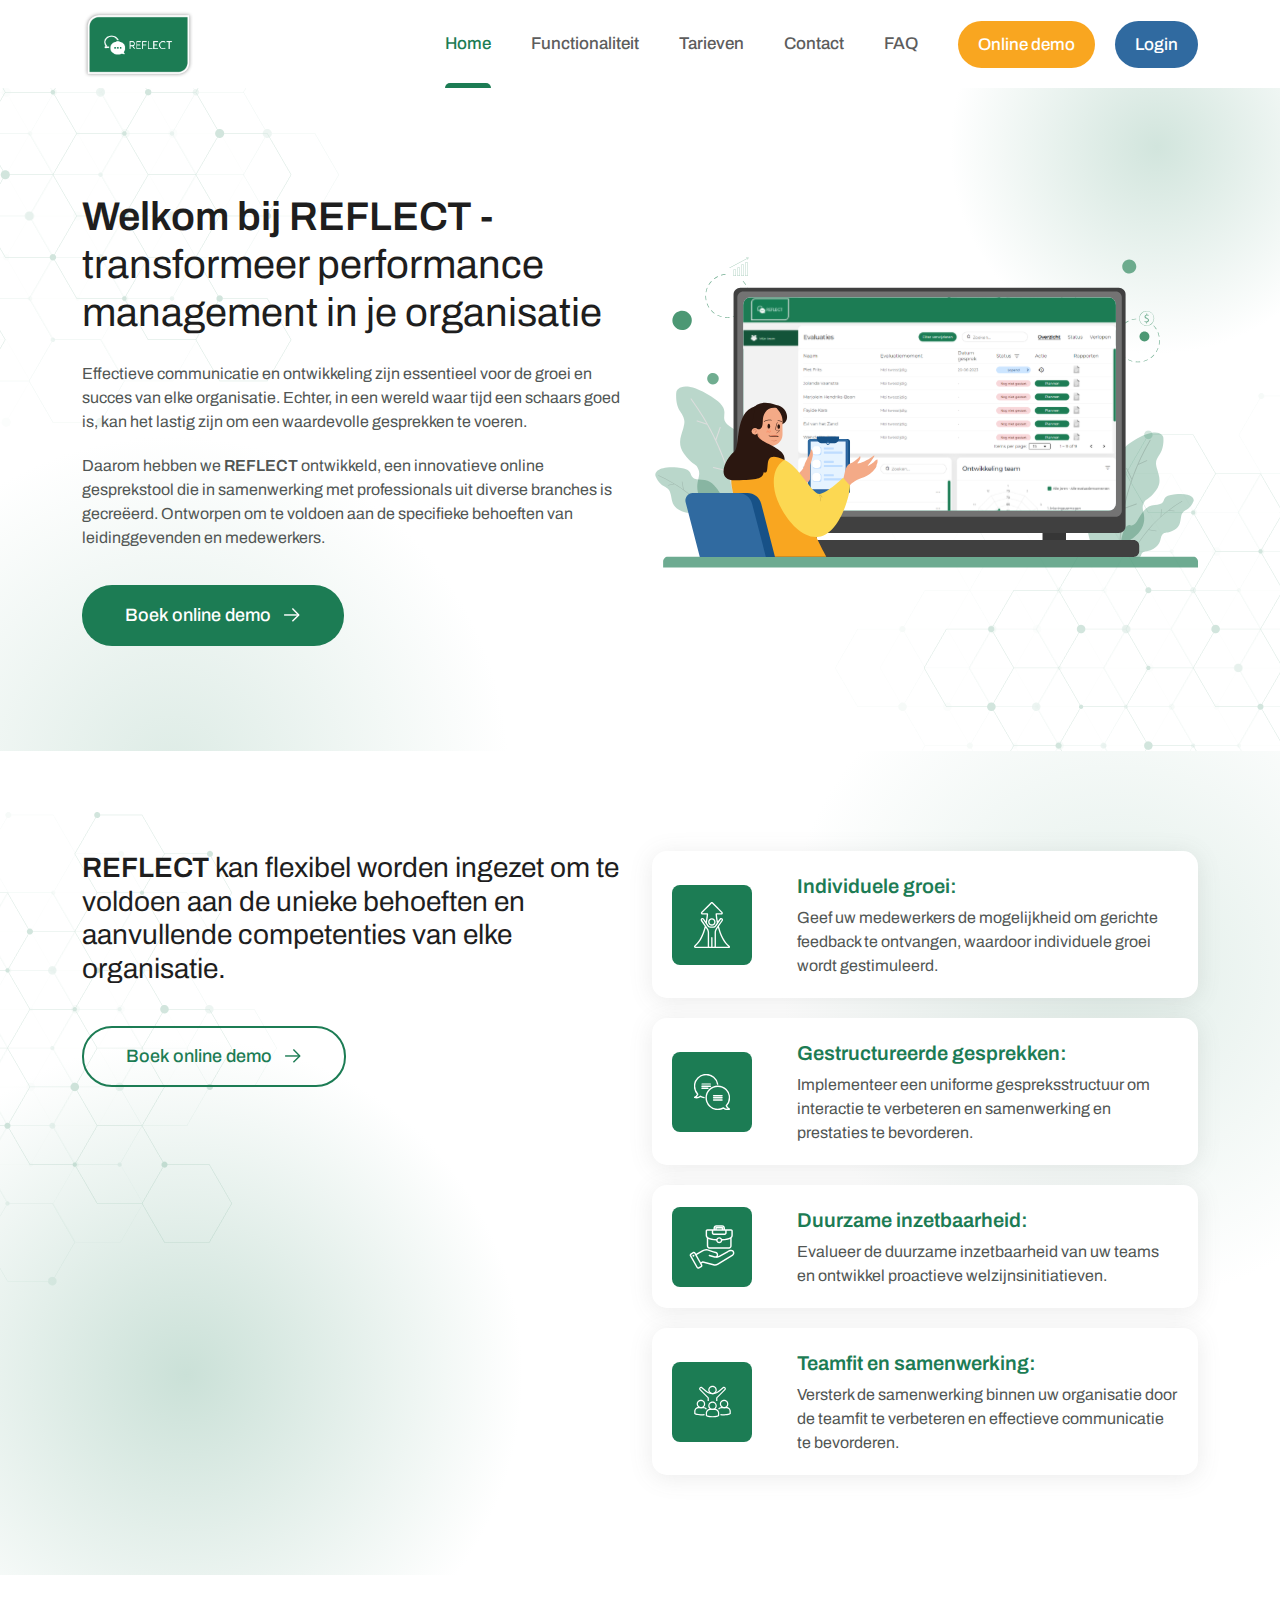
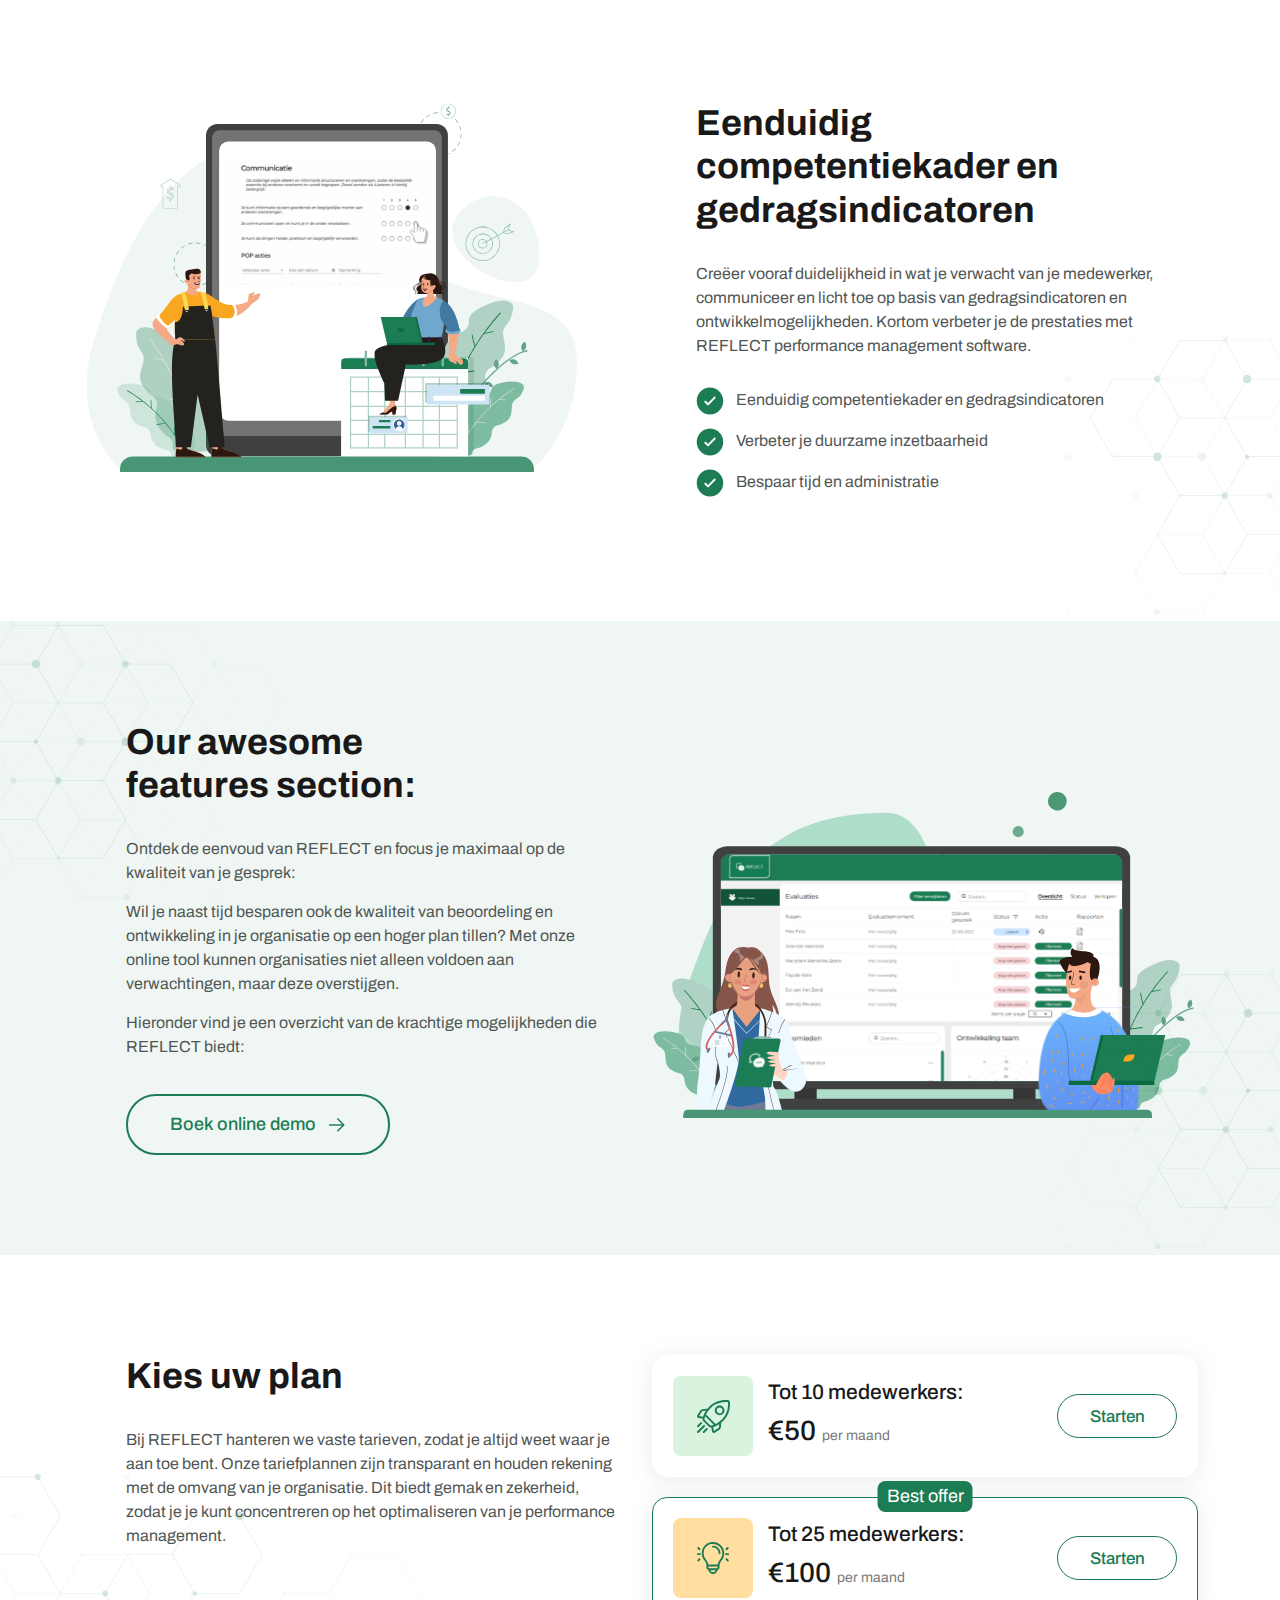
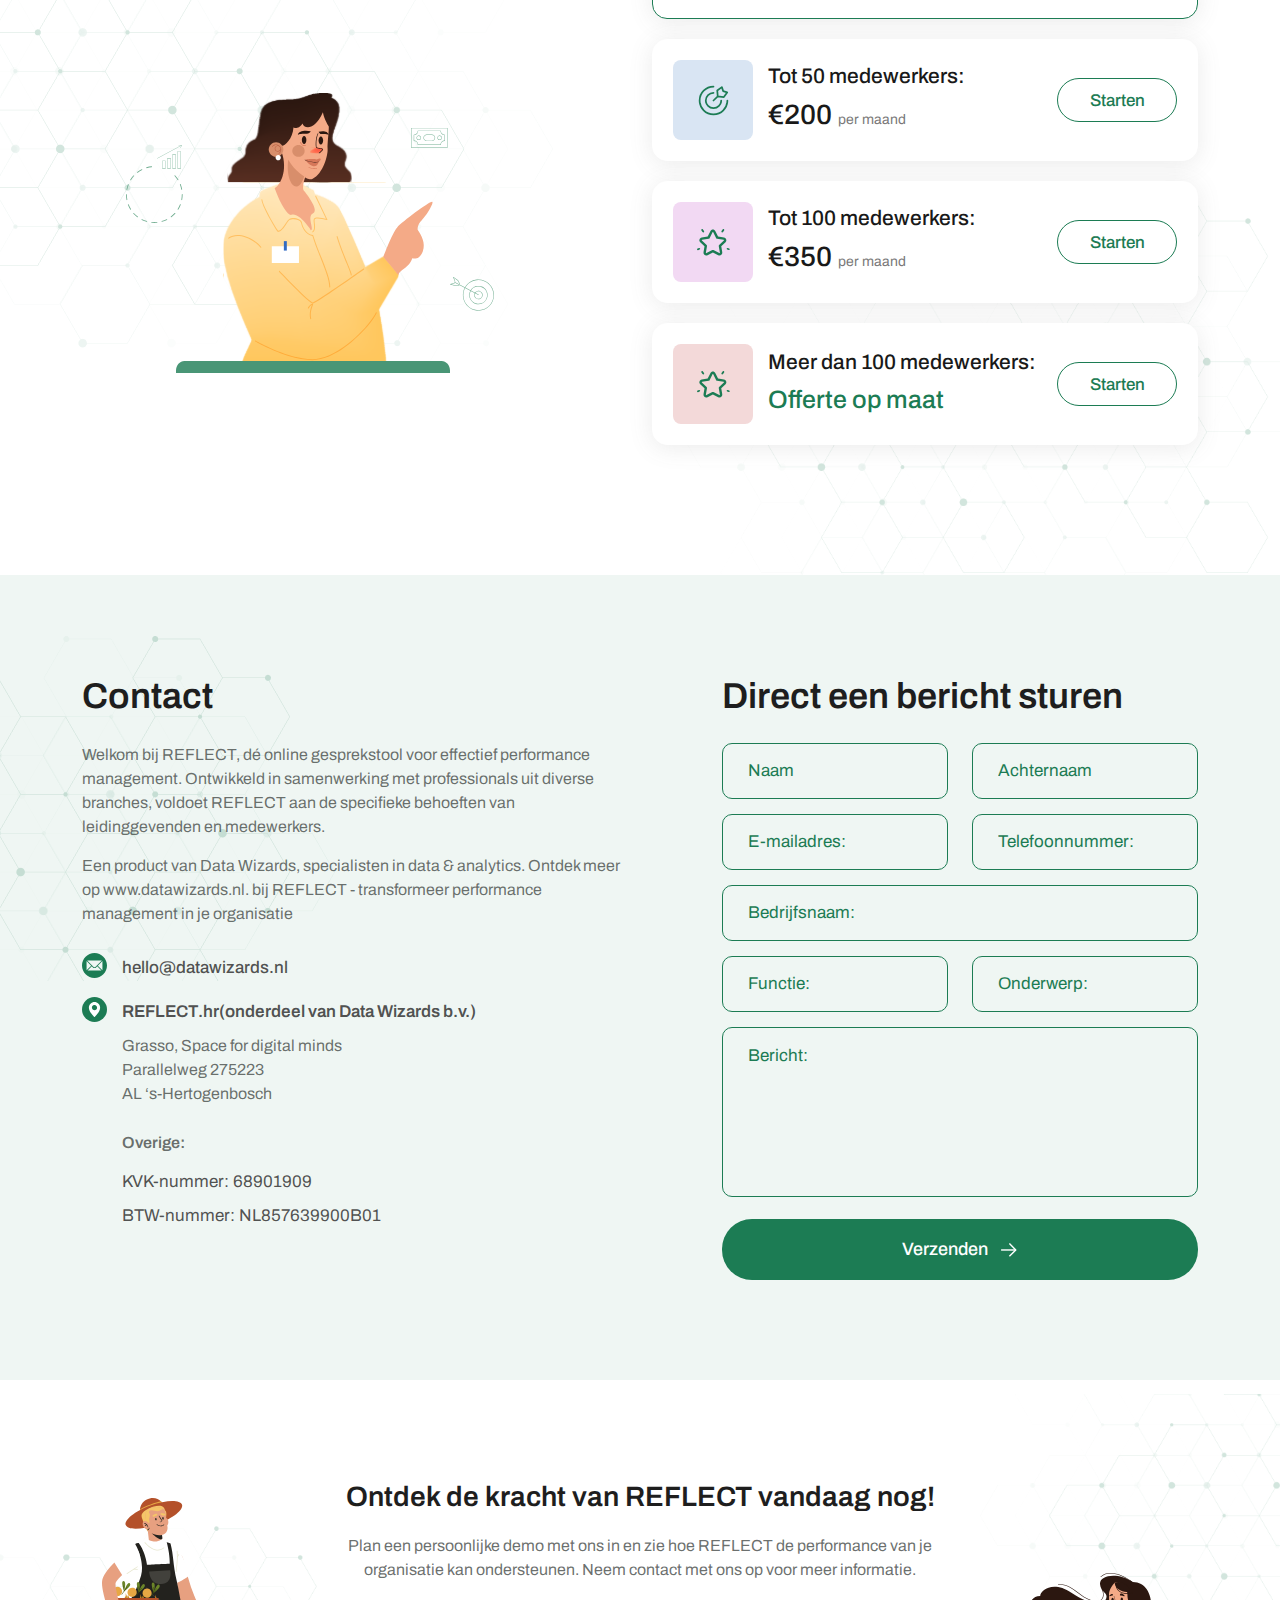
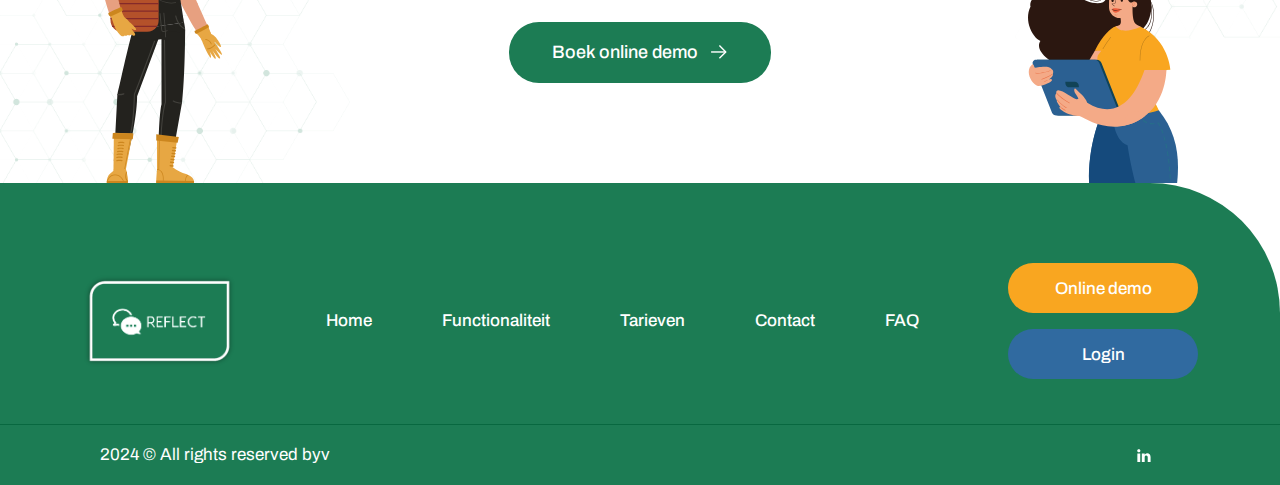
<file: index.html>
<!DOCTYPE html>
<html lang="en">

<head>
    <meta charset="UTF-8">
    <meta http-equiv="X-UA-Compatible" content="IE=edge">
    <meta name="viewport" content="width=device-width, initial-scale=1.0">
    <title>REFLECT</title>
    <link rel="icon" type="image/x-icon" href="img/favicon.png">
    <link rel="stylesheet" href="css/lib/bootstrap.min.css">
    <link rel="stylesheet" href="css/style.css">
</head>

<body>
    <div class="pagewrapper">
        <header class="header">
            <div class="container">
                <div class="row align-items-center">
                    <div class="col-lg-2 col-6">
                        <div class="header__logo">
                            <a href="#">
                                <img src="img/logo.png" alt="logotype">
                            </a>
                        </div>
                    </div>
                    <div class="col-lg-10 col-6 d-flex justify-content-end">
                        <nav class="header__nav">
                            <ul class="header__menu">
                                <li class="active">
                                    <a href="#">
                                        Home
                                    </a>
                                </li>
                                <li>
                                    <a href="#">
                                        Functionaliteit
                                    </a>
                                </li>
                                <li>
                                    <a href="#">
                                        Tarieven
                                    </a>
                                </li>
                                <li>
                                    <a href="#">
                                        Contact
                                    </a>
                                </li>
                                <li>
                                    <a href="#">
                                        FAQ
                                    </a>
                                </li>
                            </ul>
                            <div class="header__buttons">
                                <a href="#" class="yellow-btn">
                                    Online demo
                                </a>
                                <a href="#" class="blue-btn">
                                    Login
                                </a>
                            </div>
                        </nav>
                        <button class="burger">
                            <span></span><span></span><span></span>
                        </button>
                    </div>
                </div>
            </div>
        </header>

        <main class="main">

            <section class="herosection">
                <div class="container">
                    <div class="row align-items-center">
                        <div class="col-xl-6">
                            <div class="herosection__descr">
                                <h1>
                                    <b>Welkom bij REFLECT -</b>
                                    transformeer performance management in je organisatie
                                </h1>
                                <p>
                                    Effectieve communicatie en ontwikkeling zijn essentieel voor de groei en succes van
                                    elke organisatie. Echter, in een wereld waar tijd een schaars goed is, kan het
                                    lastig zijn om een waardevolle gesprekken te voeren.
                                </p>
                                <p>
                                    Daarom hebben we <b>REFLECT</b> ontwikkeld, een innovatieve online gesprekstool die
                                    in
                                    samenwerking met professionals uit diverse branches is gecreëerd. Ontworpen om te
                                    voldoen aan de specifieke behoeften van leidinggevenden en medewerkers.
                                </p>
                                <a href="#" class="greenbtn">
                                    Boek online demo
                                    <img src="img/main/button-arrow.svg" alt="arrow">
                                </a>
                            </div>
                        </div>
                        <div class="col-xl-6">
                            <div class="herosection__img">
                                <img src="img/main/heroimg.svg" alt="hero image">
                            </div>
                        </div>
                    </div>
                </div>

                <img class="herosection__bg1" src="img/main/gridbg1.png" alt="bg">
                <img class="herosection__bg2" src="img/main/gridbg2.png" alt="bg">
            </section>

            <section class="flexibel">
                <div class="container">
                    <div class="row">
                        <div class="col-xl-6">
                            <div class="flexibel__descr">
                                <h3>
                                    <b>REFLECT</b> kan flexibel worden ingezet om te voldoen aan de unieke behoeften en
                                    aanvullende competenties van elke organisatie.
                                </h3>
                                <a href="#" class="whitebtn">
                                    Boek online demo
                                    <img src="img/main/button-arrowgreen.svg" alt="arrow">
                                </a>
                            </div>
                        </div>
                        <div class="col-xl-6">
                            <div class="flexibel__list">
                                <div class="flexibel__box">
                                    <div class="imgwrap">
                                        <img src="img/main/ic1.svg" alt="icon">
                                    </div>
                                    <div class="description">
                                        <p class="title">
                                            Individuele groei:
                                        </p>
                                        <p>
                                            Geef uw medewerkers de mogelijkheid om gerichte feedback te ontvangen,
                                            waardoor individuele groei wordt gestimuleerd.
                                        </p>
                                    </div>
                                </div>
                                <div class="flexibel__box">
                                    <div class="imgwrap">
                                        <img src="img/main/ic2.svg" alt="icon">
                                    </div>
                                    <div class="description">
                                        <p class="title">
                                            Gestructureerde gesprekken:
                                        </p>
                                        <p>
                                            Implementeer een uniforme gespreksstructuur om interactie te verbeteren en
                                            samenwerking en prestaties te bevorderen.
                                        </p>
                                    </div>
                                </div>
                                <div class="flexibel__box">
                                    <div class="imgwrap">
                                        <img src="img/main/ic3.svg" alt="icon">
                                    </div>
                                    <div class="description">
                                        <p class="title">
                                            Duurzame inzetbaarheid:
                                        </p>
                                        <p>
                                            Evalueer de duurzame inzetbaarheid van uw teams en ontwikkel proactieve
                                            welzijnsinitiatieven.
                                        </p>
                                    </div>
                                </div>
                                <div class="flexibel__box">
                                    <div class="imgwrap">
                                        <img src="img/main/ic4.svg" alt="icon">
                                    </div>
                                    <div class="description">
                                        <p class="title">
                                            Teamfit en samenwerking:
                                        </p>
                                        <p>
                                            Versterk de samenwerking binnen uw organisatie door de teamfit te verbeteren
                                            en effectieve communicatie te bevorderen.
                                        </p>
                                    </div>
                                </div>
                            </div>
                        </div>
                    </div>
                </div>

                <img class="flexibel__bg" src="img/main/gridbg-3.png" alt="bg">
            </section>

            <section class="competentiekader">
                <div class="container">
                    <div class="row align-items-center">
                        <div class="col-lg-6">
                            <div class="imgwrap">
                                <img src="img/main/illustration1.svg" alt="img">
                            </div>
                        </div>
                        <div class="col-lg-6">
                            <div class="sdescrwrapper">
                                <h2>
                                    <b>
                                        Eenduidig<br> competentiekader en<br> gedragsindicatoren
                                    </b>
                                </h2>
                                <p>
                                    Creëer vooraf duidelijkheid in wat je verwacht van je medewerker, communiceer en
                                    licht
                                    toe op basis van gedragsindicatoren en ontwikkelmogelijkheden. Kortom verbeter je de
                                    prestaties met REFLECT performance management software.
                                </p>
                                <ul>
                                    <li>
                                        Eenduidig competentiekader en gedragsindicatoren
                                    </li>
                                    <li>
                                        Verbeter je duurzame inzetbaarheid
                                    </li>
                                    <li>
                                        Bespaar tijd en administratie
                                    </li>
                                </ul>
                            </div>
                        </div>
                    </div>
                </div>

                <img class="competentiekader__bg" src="img/main/gridbg4.png" alt="bg">
            </section>

            <section class="featuressects">
                <div class="container">
                    <div class="row align-items-center">
                        <div class="col-lg-6">
                            <div class="sdescrwrapper">
                                <h2>
                                    <b>
                                        Our awesome<br> features section:
                                    </b>
                                </h2>
                                <p>
                                    Ontdek de eenvoud van REFLECT en focus je maximaal op de kwaliteit van je gesprek:
                                </p>
                                <p>
                                    Wil je naast tijd besparen ook de kwaliteit van beoordeling en ontwikkeling in je
                                    organisatie op een hoger plan tillen? Met onze online tool kunnen organisaties niet
                                    alleen voldoen aan verwachtingen, maar deze overstijgen.
                                </p>
                                <p>
                                    Hieronder vind je een overzicht van de krachtige mogelijkheden die REFLECT biedt:
                                </p>
                                <a href="#" class="whitebtn">
                                    Boek online demo
                                    <img src="img/main/button-arrowgreen.svg" alt="arrow">
                                </a>
                            </div>
                        </div>
                        <div class="col-lg-6">
                            <div class="imgwrap">
                                <img src="img/main/illustration3.svg" alt="img">
                            </div>
                        </div>
                    </div>
                </div>

                <img class="featuressects__bg1" src="img/main/gridbg5.png" alt="bg">
                <img class="featuressects__bg2" src="img/main/gridbg6.png" alt="bg">
            </section>

            <section class="kies">
                <div class="container">
                    <div class="row">
                        <div class="col-lg-6">
                            <div class="sdescrwrapper">
                                <h2>
                                    <b>
                                        Kies uw plan
                                    </b>
                                </h2>
                                <p>
                                    Bij REFLECT hanteren we vaste tarieven, zodat je altijd weet waar je aan toe bent.
                                    Onze tariefplannen zijn transparant en houden rekening met de omvang van je
                                    organisatie. Dit biedt gemak en zekerheid, zodat je je kunt concentreren op het
                                    optimaliseren van je performance management.
                                </p>
                                <img src="img/main/illustration2.svg" alt="img">
                            </div>
                        </div>
                        <div class="col-lg-6">
                            <div class="kies__list">
                                <div class="kiesbox">
                                    <div class="kiesbox__img" style="background: #D9F3DE;">
                                        <img src="img/main/kies-ic1.svg" alt="icon">
                                    </div>
                                    <div class="kiesbox__descr">
                                        <div class="text">
                                            <p class="title">Tot 10 medewerkers:</p>
                                            <p class="price">
                                                €50 <span>per maand</span>
                                            </p>
                                        </div>
                                        <div class="linkbox">
                                            <a href="#">Starten</a>
                                        </div>
                                    </div>
                                </div>
                                <div class="kiesbox active">
                                    <span class="kiesbox__label">Best offer</span>
                                    <div class="kiesbox__img" style="background: #FFDE9F;">
                                        <img src="img/main/kies-ic2.svg" alt="icon">
                                    </div>
                                    <div class="kiesbox__descr">
                                        <div class="text">
                                            <p class="title">Tot 25 medewerkers:</p>
                                            <p class="price">
                                                €100 <span>per maand</span>
                                            </p>
                                        </div>
                                        <div class="linkbox">
                                            <a href="#">Starten</a>
                                        </div>
                                    </div>
                                </div>
                                <div class="kiesbox">
                                    <div class="kiesbox__img" style="background: #D9E5F3;">
                                        <img src="img/main/kies-ic3.svg" alt="icon">
                                    </div>
                                    <div class="kiesbox__descr">
                                        <div class="text">
                                            <p class="title">Tot 50 medewerkers:</p>
                                            <p class="price">
                                                €200 <span>per maand</span>
                                            </p>
                                        </div>
                                        <div class="linkbox">
                                            <a href="#">Starten</a>
                                        </div>
                                    </div>
                                </div>
                                <div class="kiesbox">
                                    <div class="kiesbox__img" style="background: #F2D9F3;">
                                        <img src="img/main/kies-ic4.svg" alt="icon">
                                    </div>
                                    <div class="kiesbox__descr">
                                        <div class="text">
                                            <p class="title">Tot 100 medewerkers:</p>
                                            <p class="price">
                                                €350 <span>per maand</span>
                                            </p>
                                        </div>
                                        <div class="linkbox">
                                            <a href="#">Starten</a>
                                        </div>
                                    </div>
                                </div>
                                <div class="kiesbox">
                                    <div class="kiesbox__img" style="background: #F3D9D9;">
                                        <img src="img/main/kies-ic4.svg" alt="icon">
                                    </div>
                                    <div class="kiesbox__descr">
                                        <div class="text">
                                            <p class="title">Meer dan 100 medewerkers:</p>
                                            <p class="grtext">
                                                Offerte op maat
                                            </p>
                                        </div>
                                        <div class="linkbox">
                                            <a href="#">Starten</a>
                                        </div>
                                    </div>
                                </div>
                            </div>

                            <img class="kiesmobimg" src="img/main/illustration2.svg" alt="img">
                        </div>
                    </div>
                </div>

                <img class="kies__bg1" src="img/main/gridbg7.png" alt="bg">
                <img class="kies__bg2" src="img/main/gridbg8.png" alt="bg">
            </section>

            <section class="contactsection">
                <div class="container">
                    <div class="row">
                        <div class="col-lg-6">
                            <div class="continfo">
                                <p class="title">Contact</p>
                                <div class="descrwpar">
                                    <p>
                                        Welkom bij REFLECT, dé online gesprekstool voor effectief performance
                                        management.
                                        Ontwikkeld in samenwerking met professionals uit diverse branches, voldoet
                                        REFLECT
                                        aan de specifieke behoeften van leidinggevenden en medewerkers.
                                    </p>
                                    <p>
                                        Een product van Data Wizards, specialisten in data & analytics. Ontdek meer op
                                        www.datawizards.nl. bij REFLECT - transformeer performance management in je
                                        organisatie
                                    </p>
                                </div>
                                <a href="mailto:hello@datawizards.nl" class="email">
                                    <img src="img/main/email-ic.svg" alt="icon">
                                    hello@datawizards.nl
                                </a>
                                <p class="location-title">
                                    <img src="img/main/loc-ic.svg" alt="loc">
                                    REFLECT.hr(onderdeel van Data Wizards b.v.)

                                </p>
                                <p class="location">
                                    Grasso, Space for digital minds<br>
                                    Parallelweg 275223<br>
                                    AL ‘s-Hertogenbosch
                                </p>
                                <p class="subtitle">Overige:</p>
                                <ul>
                                    <li>KVK-nummer: 68901909</li>
                                    <li>BTW-nummer: NL857639900B01</li>
                                </ul>
                            </div>
                        </div>
                        <div class="col-lg-6">
                            <div class="contform">
                                <p class="title">Direct een bericht sturen</p>
                                <form action="#">
                                    <div class="row">
                                        <div class="col-md-6">
                                            <div class="inputfield">
                                                <input type="text" placeholder="Naam">
                                            </div>
                                        </div>
                                        <div class="col-md-6">
                                            <div class="inputfield">
                                                <input type="text" placeholder="Achternaam">
                                            </div>
                                        </div>
                                        <div class="col-md-6">
                                            <div class="inputfield">
                                                <input type="text" placeholder="E-mailadres:">
                                            </div>
                                        </div>
                                        <div class="col-md-6">
                                            <div class="inputfield">
                                                <input type="text" placeholder="Telefoonnummer:">
                                            </div>
                                        </div>
                                        <div class="col-md-12">
                                            <div class="inputfield">
                                                <input type="text" placeholder="Bedrijfsnaam:">
                                            </div>
                                        </div>
                                        <div class="col-md-6">
                                            <div class="inputfield">
                                                <input type="text" placeholder="Functie:">
                                            </div>
                                        </div>
                                        <div class="col-md-6">
                                            <div class="inputfield">
                                                <input type="text" placeholder="Onderwerp:">
                                            </div>
                                        </div>
                                        <div class="col-md-12">
                                            <div class="inputfield">
                                                <textarea placeholder="Bericht:"></textarea>
                                            </div>
                                        </div>
                                        <div class="col-12">
                                            <button type="submit" class="greenbtn">
                                                Verzenden
                                                <img src="img/main/button-arrow.svg" alt="arrow">
                                            </button>
                                        </div>
                                    </div>
                                </form>
                            </div>
                        </div>
                    </div>
                </div>

                <img class="contactsection__bg" src="img/main/gridbg9.png" alt="img">
            </section>

            <section class="ontdek">
                <div class="container">
                    <p class="title">Ontdek de kracht van REFLECT vandaag nog!</p>
                    <p>
                        Plan een persoonlijke demo met ons in en zie hoe REFLECT de performance van je organisatie kan
                        ondersteunen. Neem contact met ons op voor meer informatie.
                    </p>
                    <a href="#" class="greenbtn">
                        Boek online demo
                        <img src="img/main/button-arrow.svg" alt="arrow">
                    </a>
                </div>

                <img class="ontdek__bg1" src="img/main/gridbg10.png" alt="img">
                <img class="ontdek__bg2" src="img/main/gridbg11.png" alt="img">
                <img class="ontdek__ill1" src="img/main/illustration4.svg" alt="img">
                <img class="ontdek__ill2" src="img/main/illustration5.svg" alt="img">
            </section>

        </main>

        <footer class="footer">

            <div class="container">
                <div class="footer__main">
                    <div class="footer__logo">
                        <a href="#">
                            <img src="img/logo.png" alt="logotype">
                        </a>
                    </div>
                    <div class="footer__menu">
                        <ul>
                            <li>
                                <a href="#">
                                    Home
                                </a>
                            </li>
                            <li>
                                <a href="#">
                                    Functionaliteit
                                </a>
                            </li>
                            <li>
                                <a href="#">
                                    Tarieven
                                </a>
                            </li>
                            <li>
                                <a href="#">
                                    Contact
                                </a>
                            </li>
                            <li>
                                <a href="#">
                                    FAQ
                                </a>
                            </li>
                        </ul>
                    </div>

                    <div class="footer__buttons">
                        <a href="#" class="yellow-btn">
                            Online demo
                        </a>
                        <a href="#" class="blue-btn">
                            Login
                        </a>
                    </div>

                </div>

            </div>

            <div class="footer__bottom">
                <div class="container">
                    <div class="footer__bottom-wrapper">
                        <div class="footer__copy">
                            <p>
                                2024 © All rights reserved byv
                            </p>
                        </div>
                        <div class="footer__socials">
                            <ul>
                                <li>
                                    <a href="#">
                                        <img src="img/linkedin.svg" alt="icon">
                                    </a>
                                </li>
                            </ul>

                        </div>

                    </div>

                </div>

            </div>

        </footer>

    </div>


    <script src="js/lib/jquery.js"></script>
    <script src="js/main.js"></script>

</body>

</html>
</file>
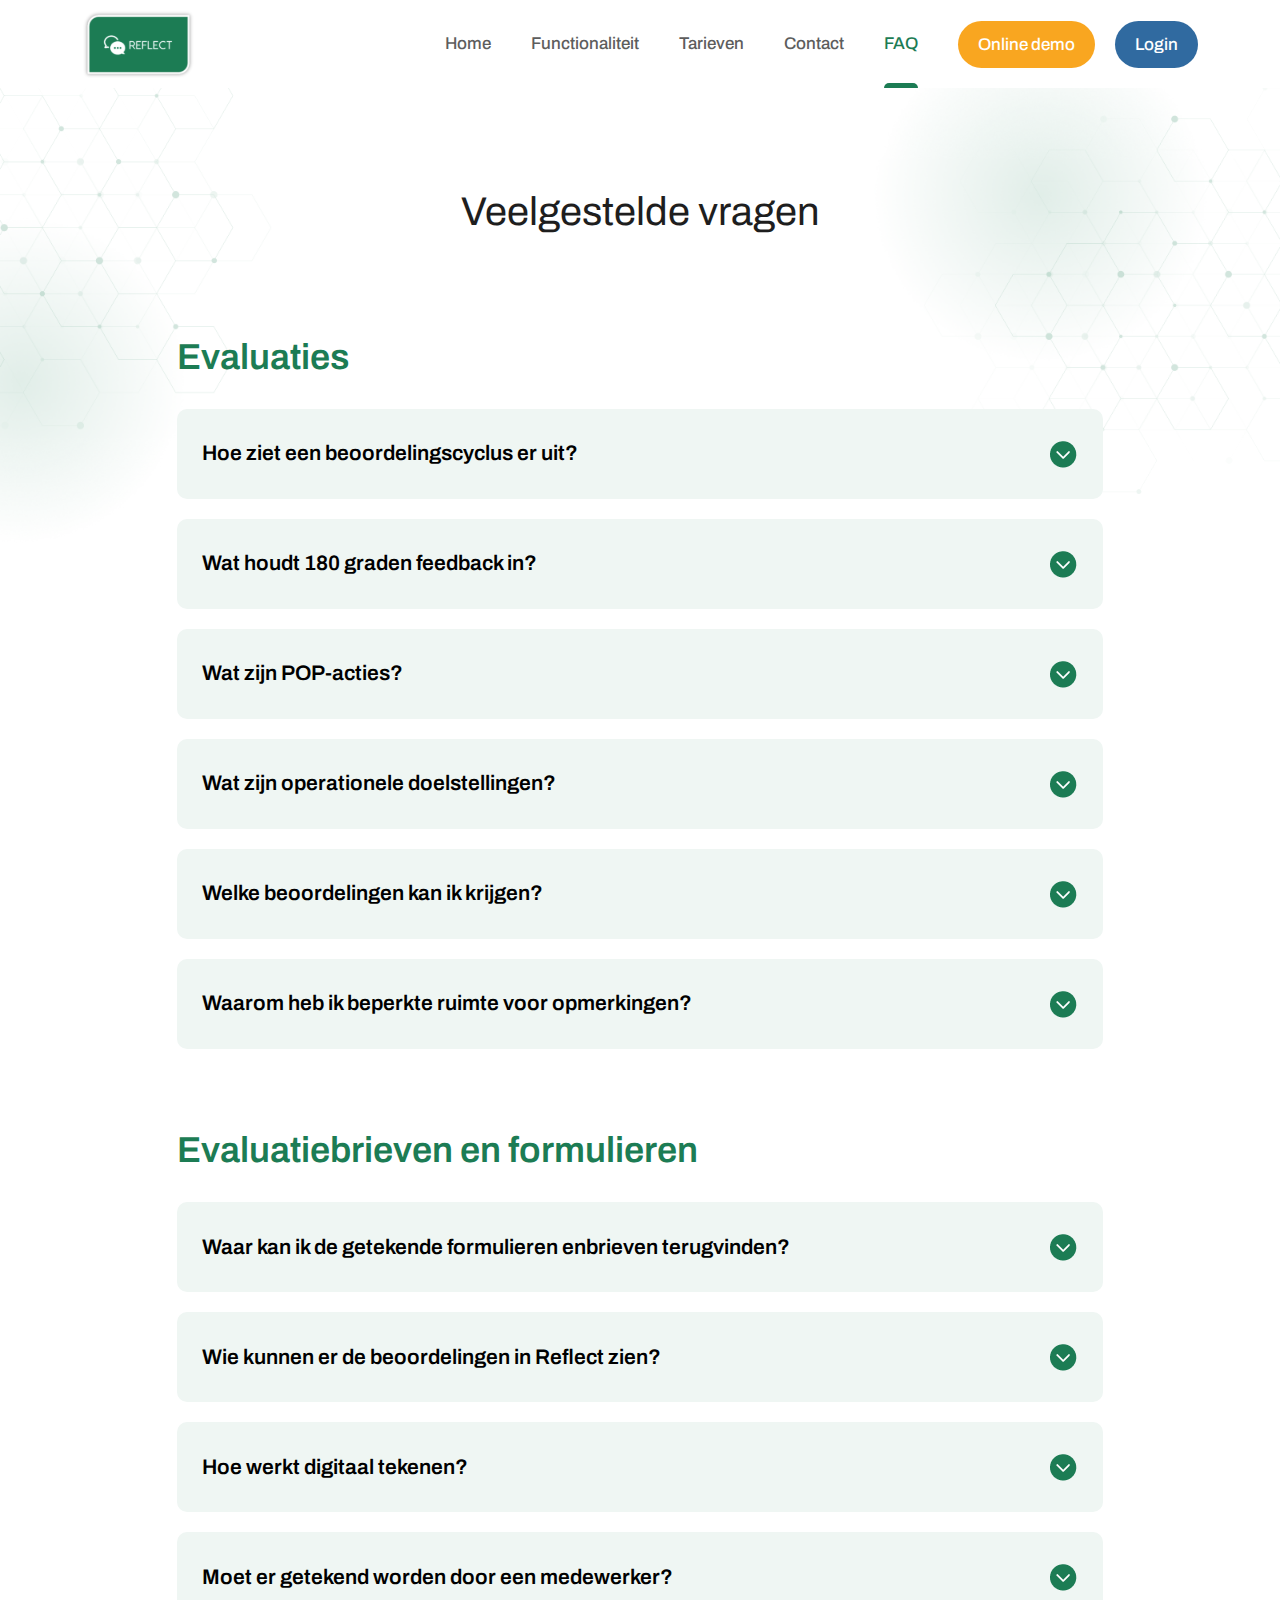
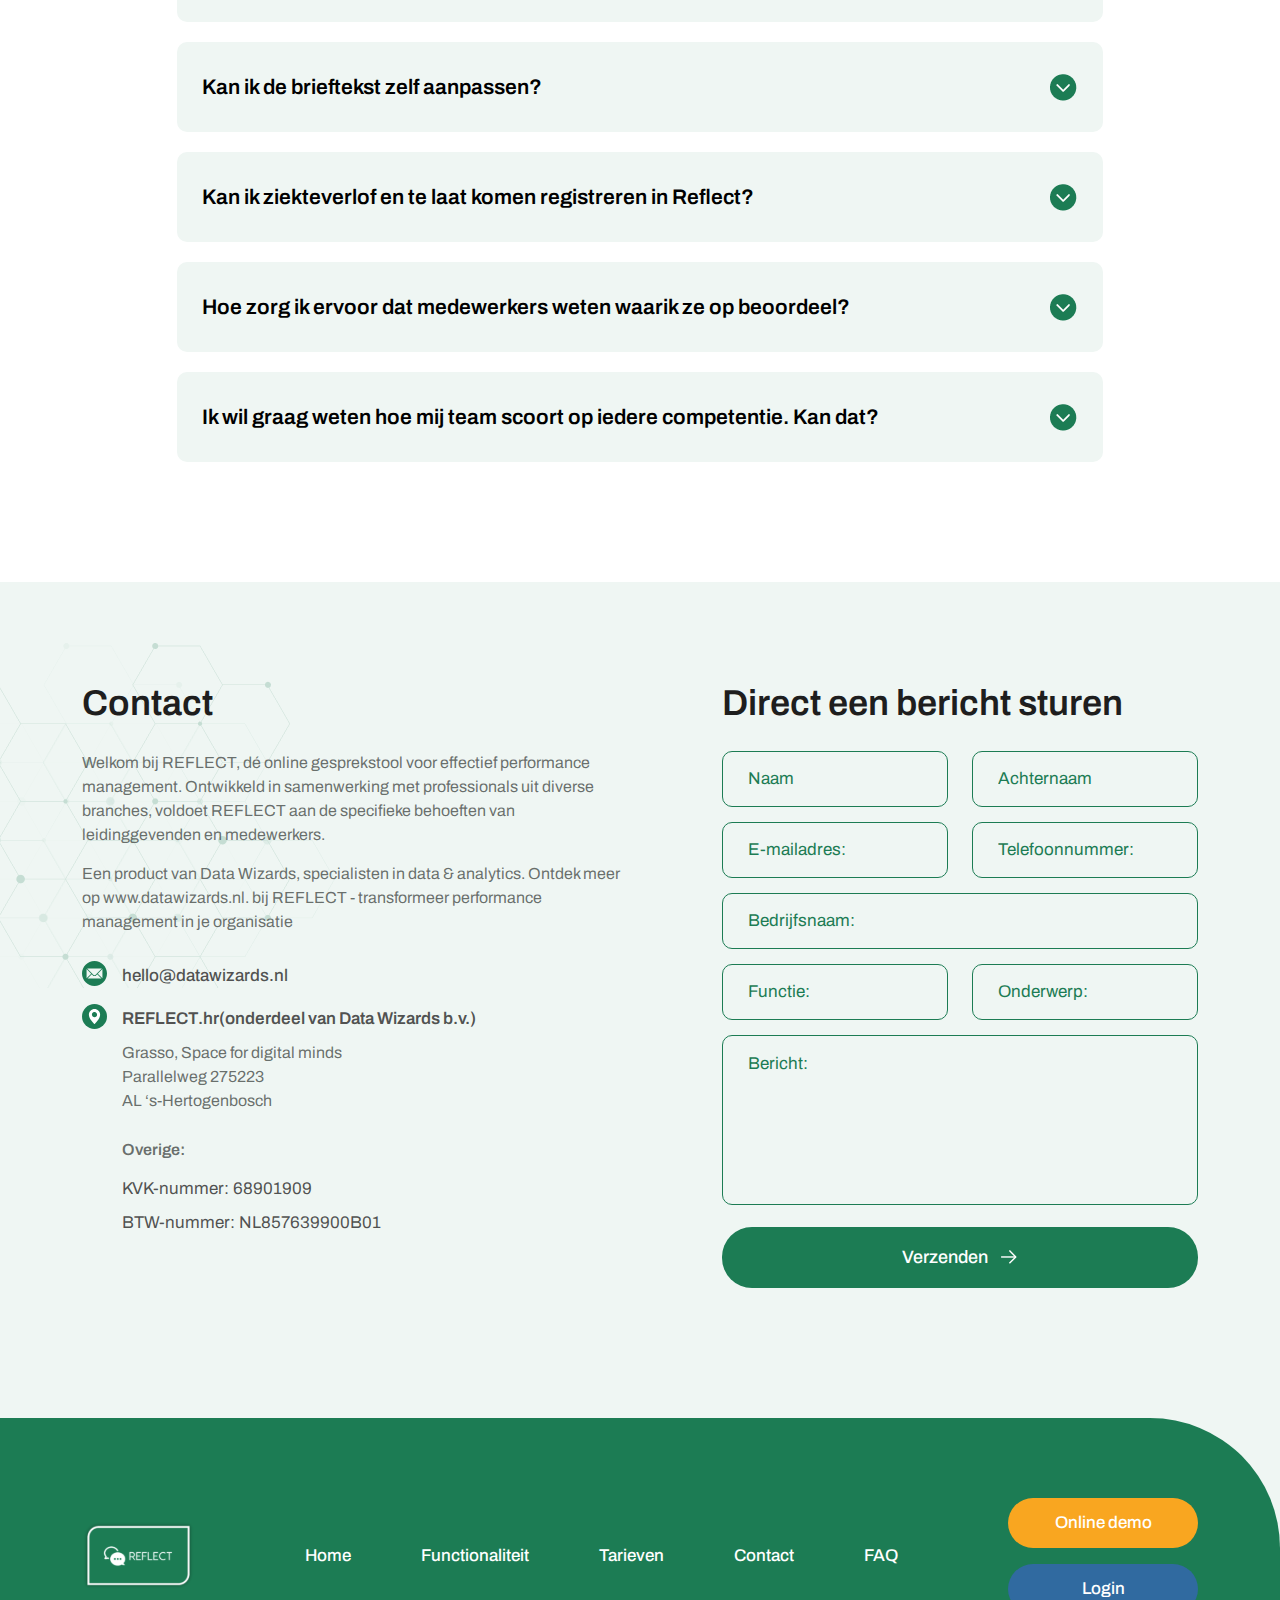
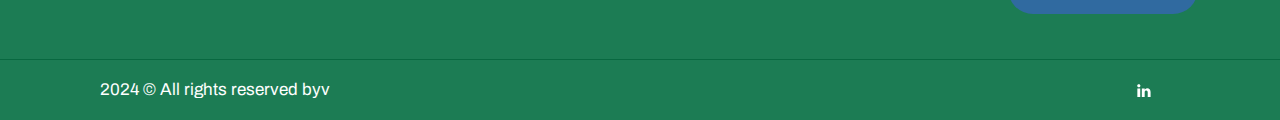
<file: support.html>
<!DOCTYPE html>
<html lang="en">

<head>
    <meta charset="UTF-8">
    <meta http-equiv="X-UA-Compatible" content="IE=edge">
    <meta name="viewport" content="width=device-width, initial-scale=1.0">
    <title>REFLECT</title>
    <link rel="icon" type="image/x-icon" href="img/favicon.png">
    <link rel="stylesheet" href="css/lib/bootstrap.min.css">
    <link rel="stylesheet" href="css/style.css">
</head>

<body>
    <div class="pagewrapper">
        <header class="header">
            <div class="container">
                <div class="row align-items-center">
                    <div class="col-lg-2 col-6">
                        <div class="header__logo">
                            <a href="#">
                                <img src="img/logotype.svg" alt="">
                            </a>
                        </div>
                    </div>
                    <div class="col-lg-10 col-6 d-flex justify-content-end">
                        <nav class="header__nav">
                            <ul class="header__menu">
                                <li>
                                    <a href="#">
                                        Home
                                    </a>
                                </li>
                                <li>
                                    <a href="#">
                                        Functionaliteit
                                    </a>
                                </li>
                                <li>
                                    <a href="#">
                                        Tarieven
                                    </a>
                                </li>
                                <li>
                                    <a href="#">
                                        Contact
                                    </a>
                                </li>
                                <li class="active">
                                    <a href="#">
                                        FAQ
                                    </a>
                                </li>
                            </ul>
                            <div class="header__buttons">
                                <a href="#" class="yellow-btn">
                                    Online demo
                                </a>
                                <a href="#" class="blue-btn">
                                    Login
                                </a>
                            </div>
                        </nav>
                        <button class="burger">
                            <span></span><span></span><span></span>
                        </button>
                    </div>
                </div>
            </div>
        </header>

        <main class="main">
            <section class="supportwrapper">
                <img class="suppbg" src="img/support/suppbg.png" alt="img">
                <div class="container">
                    <div class="row justify-content-center">
                        <div class="col-lg-10">
                            <h1>Veelgestelde vragen</h1>
                            <div class="faqwrap">
                                <p class="title">Evaluaties</p>
                                <div class="faqsect">
                                    <div class="faqrow">
                                        <div class="faqheader">
                                            <p>
                                                Hoe ziet een beoordelingscyclus er uit?
                                            </p>
                                        </div>
                                        <div class="faqbody">
                                            <p>Lorem ipsum dolor sit amet.</p>
                                            <ul>
                                                <li>
                                                    Door het jaar heen vinden 3 gesprekken plaats, namelijk het
                                                    planningsgesprek (januari-februari), het functioneringsgesprek
                                                    (juni-juli) en het beoordelingsgesprek(december-januari).
                                                </li>
                                                <li>
                                                    De medewerker en de leidinggevende bereiden in Reflect het gesprek
                                                    voor. Tijdens het gesprek worden de definitieve doelen vastgesteld,
                                                    dan wel de definitieve beoordeling gedaan.
                                                </li>
                                                <li>
                                                    Afhankelijk van de werkwijze zijn er tussentijdse evaluaties
                                                    mogelijk, waarin de voortgang wordt besproken.
                                                </li>
                                            </ul>
                                        </div>
                                    </div>
                                    <div class="faqrow">
                                        <div class="faqheader">
                                            <p>
                                                Wat houdt 180 graden feedback in?
                                            </p>
                                        </div>
                                        <div class="faqbody">
                                            <p>Lorem ipsum dolor sit amet.</p>
                                            <ul>
                                                <li>
                                                    Door het jaar heen vinden 3 gesprekken plaats, namelijk het
                                                    planningsgesprek (januari-februari), het functioneringsgesprek
                                                    (juni-juli) en het beoordelingsgesprek(december-januari).
                                                </li>
                                                <li>
                                                    De medewerker en de leidinggevende bereiden in Reflect het gesprek
                                                    voor. Tijdens het gesprek worden de definitieve doelen vastgesteld,
                                                    dan wel de definitieve beoordeling gedaan.
                                                </li>
                                                <li>
                                                    Afhankelijk van de werkwijze zijn er tussentijdse evaluaties
                                                    mogelijk, waarin de voortgang wordt besproken.
                                                </li>
                                            </ul>
                                        </div>
                                    </div>
                                    <div class="faqrow">
                                        <div class="faqheader">
                                            <p>
                                                Wat zijn POP-acties?
                                            </p>
                                        </div>
                                        <div class="faqbody">
                                            <p>Lorem ipsum dolor sit amet.</p>
                                            <ul>
                                                <li>
                                                    Door het jaar heen vinden 3 gesprekken plaats, namelijk het
                                                    planningsgesprek (januari-februari), het functioneringsgesprek
                                                    (juni-juli) en het beoordelingsgesprek(december-januari).
                                                </li>
                                                <li>
                                                    De medewerker en de leidinggevende bereiden in Reflect het gesprek
                                                    voor. Tijdens het gesprek worden de definitieve doelen vastgesteld,
                                                    dan wel de definitieve beoordeling gedaan.
                                                </li>
                                                <li>
                                                    Afhankelijk van de werkwijze zijn er tussentijdse evaluaties
                                                    mogelijk, waarin de voortgang wordt besproken.
                                                </li>
                                            </ul>
                                        </div>
                                    </div>
                                    <div class="faqrow">
                                        <div class="faqheader">
                                            <p>
                                                Wat zijn operationele doelstellingen?
                                            </p>
                                        </div>
                                        <div class="faqbody">
                                            <p>Lorem ipsum dolor sit amet.</p>
                                            <ul>
                                                <li>
                                                    Door het jaar heen vinden 3 gesprekken plaats, namelijk het
                                                    planningsgesprek (januari-februari), het functioneringsgesprek
                                                    (juni-juli) en het beoordelingsgesprek(december-januari).
                                                </li>
                                                <li>
                                                    De medewerker en de leidinggevende bereiden in Reflect het gesprek
                                                    voor. Tijdens het gesprek worden de definitieve doelen vastgesteld,
                                                    dan wel de definitieve beoordeling gedaan.
                                                </li>
                                                <li>
                                                    Afhankelijk van de werkwijze zijn er tussentijdse evaluaties
                                                    mogelijk, waarin de voortgang wordt besproken.
                                                </li>
                                            </ul>
                                        </div>
                                    </div>
                                    <div class="faqrow">
                                        <div class="faqheader">
                                            <p>
                                                Welke beoordelingen kan ik krijgen?
                                            </p>
                                        </div>
                                        <div class="faqbody">
                                            <p>Lorem ipsum dolor sit amet.</p>
                                            <ul>
                                                <li>
                                                    Door het jaar heen vinden 3 gesprekken plaats, namelijk het
                                                    planningsgesprek (januari-februari), het functioneringsgesprek
                                                    (juni-juli) en het beoordelingsgesprek(december-januari).
                                                </li>
                                                <li>
                                                    De medewerker en de leidinggevende bereiden in Reflect het gesprek
                                                    voor. Tijdens het gesprek worden de definitieve doelen vastgesteld,
                                                    dan wel de definitieve beoordeling gedaan.
                                                </li>
                                                <li>
                                                    Afhankelijk van de werkwijze zijn er tussentijdse evaluaties
                                                    mogelijk, waarin de voortgang wordt besproken.
                                                </li>
                                            </ul>
                                        </div>
                                    </div>
                                    <div class="faqrow">
                                        <div class="faqheader">
                                            <p>
                                                Waarom heb ik beperkte ruimte voor opmerkingen?
                                            </p>
                                        </div>
                                        <div class="faqbody">
                                            <p>Lorem ipsum dolor sit amet.</p>
                                            <ul>
                                                <li>
                                                    Door het jaar heen vinden 3 gesprekken plaats, namelijk het
                                                    planningsgesprek (januari-februari), het functioneringsgesprek
                                                    (juni-juli) en het beoordelingsgesprek(december-januari).
                                                </li>
                                                <li>
                                                    De medewerker en de leidinggevende bereiden in Reflect het gesprek
                                                    voor. Tijdens het gesprek worden de definitieve doelen vastgesteld,
                                                    dan wel de definitieve beoordeling gedaan.
                                                </li>
                                                <li>
                                                    Afhankelijk van de werkwijze zijn er tussentijdse evaluaties
                                                    mogelijk, waarin de voortgang wordt besproken.
                                                </li>
                                            </ul>
                                        </div>
                                    </div>
                                </div>
                            </div>

                            <div class="faqwrap">
                                <p class="title">Evaluatiebrieven en formulieren</p>
                                <div class="faqsect">
                                    <div class="faqrow">
                                        <div class="faqheader">
                                            <p>
                                                Waar kan ik de getekende formulieren enbrieven terugvinden?
                                            </p>
                                        </div>
                                        <div class="faqbody">
                                            <p>Lorem ipsum dolor sit amet.</p>
                                            <ul>
                                                <li>
                                                    Door het jaar heen vinden 3 gesprekken plaats, namelijk het
                                                    planningsgesprek (januari-februari), het functioneringsgesprek
                                                    (juni-juli) en het beoordelingsgesprek(december-januari).
                                                </li>
                                                <li>
                                                    De medewerker en de leidinggevende bereiden in Reflect het gesprek
                                                    voor. Tijdens het gesprek worden de definitieve doelen vastgesteld,
                                                    dan wel de definitieve beoordeling gedaan.
                                                </li>
                                                <li>
                                                    Afhankelijk van de werkwijze zijn er tussentijdse evaluaties
                                                    mogelijk, waarin de voortgang wordt besproken.
                                                </li>
                                            </ul>
                                        </div>
                                    </div>
                                    <div class="faqrow">
                                        <div class="faqheader">
                                            <p>
                                                Wie kunnen er de beoordelingen in Reflect zien?
                                            </p>
                                        </div>
                                        <div class="faqbody">
                                            <p>Lorem ipsum dolor sit amet.</p>
                                            <ul>
                                                <li>
                                                    Door het jaar heen vinden 3 gesprekken plaats, namelijk het
                                                    planningsgesprek (januari-februari), het functioneringsgesprek
                                                    (juni-juli) en het beoordelingsgesprek(december-januari).
                                                </li>
                                                <li>
                                                    De medewerker en de leidinggevende bereiden in Reflect het gesprek
                                                    voor. Tijdens het gesprek worden de definitieve doelen vastgesteld,
                                                    dan wel de definitieve beoordeling gedaan.
                                                </li>
                                                <li>
                                                    Afhankelijk van de werkwijze zijn er tussentijdse evaluaties
                                                    mogelijk, waarin de voortgang wordt besproken.
                                                </li>
                                            </ul>
                                        </div>
                                    </div>
                                    <div class="faqrow">
                                        <div class="faqheader">
                                            <p>
                                                Hoe werkt digitaal tekenen?
                                            </p>
                                        </div>
                                        <div class="faqbody">
                                            <p>Lorem ipsum dolor sit amet.</p>
                                            <ul>
                                                <li>
                                                    Door het jaar heen vinden 3 gesprekken plaats, namelijk het
                                                    planningsgesprek (januari-februari), het functioneringsgesprek
                                                    (juni-juli) en het beoordelingsgesprek(december-januari).
                                                </li>
                                                <li>
                                                    De medewerker en de leidinggevende bereiden in Reflect het gesprek
                                                    voor. Tijdens het gesprek worden de definitieve doelen vastgesteld,
                                                    dan wel de definitieve beoordeling gedaan.
                                                </li>
                                                <li>
                                                    Afhankelijk van de werkwijze zijn er tussentijdse evaluaties
                                                    mogelijk, waarin de voortgang wordt besproken.
                                                </li>
                                            </ul>
                                        </div>
                                    </div>
                                    <div class="faqrow">
                                        <div class="faqheader">
                                            <p>
                                                Moet er getekend worden door een medewerker?
                                            </p>
                                        </div>
                                        <div class="faqbody">
                                            <p>Lorem ipsum dolor sit amet.</p>
                                            <ul>
                                                <li>
                                                    Door het jaar heen vinden 3 gesprekken plaats, namelijk het
                                                    planningsgesprek (januari-februari), het functioneringsgesprek
                                                    (juni-juli) en het beoordelingsgesprek(december-januari).
                                                </li>
                                                <li>
                                                    De medewerker en de leidinggevende bereiden in Reflect het gesprek
                                                    voor. Tijdens het gesprek worden de definitieve doelen vastgesteld,
                                                    dan wel de definitieve beoordeling gedaan.
                                                </li>
                                                <li>
                                                    Afhankelijk van de werkwijze zijn er tussentijdse evaluaties
                                                    mogelijk, waarin de voortgang wordt besproken.
                                                </li>
                                            </ul>
                                        </div>
                                    </div>
                                    <div class="faqrow">
                                        <div class="faqheader">
                                            <p>
                                                Kan ik de brieftekst zelf aanpassen?
                                            </p>
                                        </div>
                                        <div class="faqbody">
                                            <p>Lorem ipsum dolor sit amet.</p>
                                            <ul>
                                                <li>
                                                    Door het jaar heen vinden 3 gesprekken plaats, namelijk het
                                                    planningsgesprek (januari-februari), het functioneringsgesprek
                                                    (juni-juli) en het beoordelingsgesprek(december-januari).
                                                </li>
                                                <li>
                                                    De medewerker en de leidinggevende bereiden in Reflect het gesprek
                                                    voor. Tijdens het gesprek worden de definitieve doelen vastgesteld,
                                                    dan wel de definitieve beoordeling gedaan.
                                                </li>
                                                <li>
                                                    Afhankelijk van de werkwijze zijn er tussentijdse evaluaties
                                                    mogelijk, waarin de voortgang wordt besproken.
                                                </li>
                                            </ul>
                                        </div>
                                    </div>
                                    <div class="faqrow">
                                        <div class="faqheader">
                                            <p>
                                                Kan ik ziekteverlof en te laat komen registreren in Reflect?
                                            </p>
                                        </div>
                                        <div class="faqbody">
                                            <p>Lorem ipsum dolor sit amet.</p>
                                            <ul>
                                                <li>
                                                    Door het jaar heen vinden 3 gesprekken plaats, namelijk het
                                                    planningsgesprek (januari-februari), het functioneringsgesprek
                                                    (juni-juli) en het beoordelingsgesprek(december-januari).
                                                </li>
                                                <li>
                                                    De medewerker en de leidinggevende bereiden in Reflect het gesprek
                                                    voor. Tijdens het gesprek worden de definitieve doelen vastgesteld,
                                                    dan wel de definitieve beoordeling gedaan.
                                                </li>
                                                <li>
                                                    Afhankelijk van de werkwijze zijn er tussentijdse evaluaties
                                                    mogelijk, waarin de voortgang wordt besproken.
                                                </li>
                                            </ul>
                                        </div>
                                    </div>
                                    <div class="faqrow">
                                        <div class="faqheader">
                                            <p>
                                                Hoe zorg ik ervoor dat medewerkers weten waarik ze op beoordeel?
                                            </p>
                                        </div>
                                        <div class="faqbody">
                                            <p>Lorem ipsum dolor sit amet.</p>
                                            <ul>
                                                <li>
                                                    Door het jaar heen vinden 3 gesprekken plaats, namelijk het
                                                    planningsgesprek (januari-februari), het functioneringsgesprek
                                                    (juni-juli) en het beoordelingsgesprek(december-januari).
                                                </li>
                                                <li>
                                                    De medewerker en de leidinggevende bereiden in Reflect het gesprek
                                                    voor. Tijdens het gesprek worden de definitieve doelen vastgesteld,
                                                    dan wel de definitieve beoordeling gedaan.
                                                </li>
                                                <li>
                                                    Afhankelijk van de werkwijze zijn er tussentijdse evaluaties
                                                    mogelijk, waarin de voortgang wordt besproken.
                                                </li>
                                            </ul>
                                        </div>
                                    </div>
                                    <div class="faqrow">
                                        <div class="faqheader">
                                            <p>
                                                Ik wil graag weten hoe mij team scoort op iedere competentie. Kan dat?
                                            </p>
                                        </div>
                                        <div class="faqbody">
                                            <p>Lorem ipsum dolor sit amet.</p>
                                            <ul>
                                                <li>
                                                    Door het jaar heen vinden 3 gesprekken plaats, namelijk het
                                                    planningsgesprek (januari-februari), het functioneringsgesprek
                                                    (juni-juli) en het beoordelingsgesprek(december-januari).
                                                </li>
                                                <li>
                                                    De medewerker en de leidinggevende bereiden in Reflect het gesprek
                                                    voor. Tijdens het gesprek worden de definitieve doelen vastgesteld,
                                                    dan wel de definitieve beoordeling gedaan.
                                                </li>
                                                <li>
                                                    Afhankelijk van de werkwijze zijn er tussentijdse evaluaties
                                                    mogelijk, waarin de voortgang wordt besproken.
                                                </li>
                                            </ul>
                                        </div>
                                    </div>
                                </div>
                            </div>






                        </div>
                    </div>
                </div>
            </section>

            <section class="contactsection support">
                <div class="container">
                    <div class="row">
                        <div class="col-lg-6">
                            <div class="continfo">
                                <p class="title">Contact</p>
                                <div class="descrwpar">
                                    <p>
                                        Welkom bij REFLECT, dé online gesprekstool voor effectief performance
                                        management.
                                        Ontwikkeld in samenwerking met professionals uit diverse branches, voldoet
                                        REFLECT
                                        aan de specifieke behoeften van leidinggevenden en medewerkers.
                                    </p>
                                    <p>
                                        Een product van Data Wizards, specialisten in data & analytics. Ontdek meer op
                                        www.datawizards.nl. bij REFLECT - transformeer performance management in je
                                        organisatie
                                    </p>
                                </div>
                                <a href="mailto:hello@datawizards.nl" class="email">
                                    <img src="img/main/email-ic.svg" alt="icon">
                                    hello@datawizards.nl
                                </a>
                                <p class="location-title">
                                    <img src="img/main/loc-ic.svg" alt="loc">
                                    REFLECT.hr(onderdeel van Data Wizards b.v.)

                                </p>
                                <p class="location">
                                    Grasso, Space for digital minds<br>
                                    Parallelweg 275223<br>
                                    AL ‘s-Hertogenbosch
                                </p>
                                <p class="subtitle">Overige:</p>
                                <ul>
                                    <li>KVK-nummer: 68901909</li>
                                    <li>BTW-nummer: NL857639900B01</li>
                                </ul>
                            </div>
                        </div>
                        <div class="col-lg-6">
                            <div class="contform">
                                <p class="title">Direct een bericht sturen</p>
                                <form action="#">
                                    <div class="row">
                                        <div class="col-md-6">
                                            <div class="inputfield">
                                                <input type="text" placeholder="Naam">
                                            </div>
                                        </div>
                                        <div class="col-md-6">
                                            <div class="inputfield">
                                                <input type="text" placeholder="Achternaam">
                                            </div>
                                        </div>
                                        <div class="col-md-6">
                                            <div class="inputfield">
                                                <input type="text" placeholder="E-mailadres:">
                                            </div>
                                        </div>
                                        <div class="col-md-6">
                                            <div class="inputfield">
                                                <input type="text" placeholder="Telefoonnummer:">
                                            </div>
                                        </div>
                                        <div class="col-md-12">
                                            <div class="inputfield">
                                                <input type="text" placeholder="Bedrijfsnaam:">
                                            </div>
                                        </div>
                                        <div class="col-md-6">
                                            <div class="inputfield">
                                                <input type="text" placeholder="Functie:">
                                            </div>
                                        </div>
                                        <div class="col-md-6">
                                            <div class="inputfield">
                                                <input type="text" placeholder="Onderwerp:">
                                            </div>
                                        </div>
                                        <div class="col-md-12">
                                            <div class="inputfield">
                                                <textarea placeholder="Bericht:"></textarea>
                                            </div>
                                        </div>
                                        <div class="col-12">
                                            <button type="submit" class="greenbtn">
                                                Verzenden
                                                <img src="img/main/button-arrow.svg" alt="arrow">
                                            </button>
                                        </div>
                                    </div>
                                </form>
                            </div>
                        </div>
                    </div>
                </div>

                <img class="contactsection__bg" src="img/main/gridbg9.png" alt="img">
            </section>
        </main>

        <footer class="footer">

            <div class="container">
                <div class="footer__main">
                    <div class="footer__logo">
                        <a href="#">
                            <img src="img/logotype.svg" alt="">
                        </a>
                    </div>
                    <div class="footer__menu">
                        <ul>
                            <li>
                                <a href="#">
                                    Home
                                </a>
                            </li>
                            <li>
                                <a href="#">
                                    Functionaliteit
                                </a>
                            </li>
                            <li>
                                <a href="#">
                                    Tarieven
                                </a>
                            </li>
                            <li>
                                <a href="#">
                                    Contact
                                </a>
                            </li>
                            <li>
                                <a href="#">
                                    FAQ
                                </a>
                            </li>
                        </ul>
                    </div>

                    <div class="footer__buttons">
                        <a href="#" class="yellow-btn">
                            Online demo
                        </a>
                        <a href="#" class="blue-btn">
                            Login
                        </a>
                    </div>

                </div>

            </div>

            <div class="footer__bottom">
                <div class="container">
                    <div class="footer__bottom-wrapper">
                        <div class="footer__copy">
                            <p>
                                2024 © All rights reserved byv
                            </p>
                        </div>
                        <div class="footer__socials">
                            <ul>
                                <li>
                                    <a href="#">
                                        <img src="img/linkedin.svg" alt="icon">
                                    </a>
                                </li>
                               
                            </ul>

                        </div>

                    </div>

                </div>

            </div>

        </footer>
    </div>


    <script src="js/lib/jquery.js"></script>
    <script src="js/main.js"></script>

</body>

</html>
</file>
<file: css/style.css>
@import url("https://fonts.googleapis.com/css2?family=Archivo:ital,wght@0,100..900;1,100..900&display=swap");html{-webkit-box-sizing:border-box;box-sizing:border-box;scroll-behavior:inherit!important}*,:after,:before{-webkit-box-sizing:inherit;box-sizing:inherit}body,html{height:100%}a{text-decoration:none;color:inherit}a:hover{color:inherit}button:focus,input:focus{outline:transparent}li{margin:0;padding:0;list-style:none}h1,h2,h3,h4,h5,h6,li,ol,p,ul{margin:0;padding:0}body{position:relative;overflow-x:hidden;min-width:320px;max-width:100vw;cursor:default;color:#191919;font-family:"Archivo",sans-serif}body:after{content:"";position:fixed;width:100%;height:100vh;-webkit-transition:0.2s ease-in;transition:0.2s ease-in;background-color:rgba(230,230,230,0.6);top:0;left:0;opacity:0;z-index:-1;visibility:hidden}body.bg-active{overflow:hidden}body.bg-active:after{opacity:1;z-index:1;visibility:visible}body.bg-active footer,body.bg-active main{-webkit-filter:blur(3px);filter:blur(3px)}.main{-webkit-box-flex:1;-ms-flex:1 1 auto;flex:1 1 auto;padding-top:88px;-webkit-transition:0.4s ease;transition:0.4s ease}.pagewrapper{min-height:100%;display:-webkit-box;display:-ms-flexbox;display:flex;-webkit-box-orient:vertical;-webkit-box-direction:normal;-ms-flex-direction:column;flex-direction:column;position:relative;overflow:hidden}@media (min-width:1600px){.container,.container-lg,.container-md,.container-sm,.container-xl,.container-xxl{max-width:1460px}}.greenbtn{display:inline-block;padding:17px 43px;background:#1C7C54;border-radius:30px;color:#fff;font-weight:500;font-size:18px;-webkit-transition:0.3s;transition:0.3s;position:relative;z-index:2}.greenbtn img{margin-left:6px;width:20px;margin-top:-3px}.greenbtn:hover{color:#fff;border-radius:30px 0}.whitebtn{display:inline-block;padding:15px 42px;border:2px solid #1C7C54;border-radius:30px;color:#1C7C54;font-weight:500;font-size:18px;-webkit-transition:0.3s;transition:0.3s}.whitebtn img{margin-left:6px;width:20px;margin-top:-3px}.whitebtn:hover{color:#1C7C54;border-radius:30px 0}h1{color:#1e1e1e;font-size:48px;font-weight:400;line-height:120%;margin-bottom:35px}h1 b,h1 strong{font-weight:600}h3{color:#1e1e1e;font-size:35px;font-weight:400;line-height:120%;margin-bottom:40px}h3 b,h3 strong{font-weight:600}h2{font-size:45px;margin-bottom:30px}@media (max-width:1599.8px){h1{font-size:44px}}@media (max-width:1399.8px){h1{font-size:40px;margin-bottom:25px}h2{font-size:36px}h3{font-size:28px}}@media (max-width:575.8px){h1{font-size:30px}h2{font-size:25px;margin-bottom:25px}h3{font-size:25px;margin-bottom:30px}.whitebtn{width:100%;text-align:center}}.herosection{padding:123px 0;position:relative;overflow:hidden}.herosection:after{content:"";width:418px;height:418px;position:absolute;right:-86px;top:-150px;border-radius:50%;background:radial-gradient(rgba(28,124,84,0.2),#fff 70%)}.herosection:before{content:"";width:680px;height:680px;position:absolute;left:-168px;bottom:-362px;border-radius:50%;background:radial-gradient(rgba(28,124,84,0.15),#fff 70%)}.herosection__bg1{position:absolute;left:0;top:0}.herosection__bg2{position:absolute;right:0;bottom:0}.herosection__descr{position:relative;z-index:1}.herosection__descr p{font-size:17px;color:#515654;margin-bottom:20px;max-width:557px}.herosection__descr p b,.herosection__descr p strong{font-weight:600}.herosection__descr a{margin-top:40px}.herosection__img{position:relative;z-index:1}.herosection__img img{max-width:100%}.flexibel{padding:115px 0;position:relative;overflow:hidden}.flexibel:after{content:"";width:680px;height:680px;position:absolute;right:-177px;top:-125px;border-radius:50%;background:radial-gradient(rgba(28,124,84,0.13),#fff 70%)}.flexibel:before{content:"";width:680px;height:680px;position:absolute;left:-154px;bottom:-140px;border-radius:50%;background:radial-gradient(rgba(28,124,84,0.23),#fff 70%)}.flexibel__bg{position:absolute;left:0;top:0}.flexibel__descr{max-width:560px;position:relative;z-index:1}.flexibel__list{position:relative;z-index:1}.flexibel__box{display:-webkit-box;display:-ms-flexbox;display:flex;-ms-flex-wrap:wrap;flex-wrap:wrap;-webkit-box-align:center;-ms-flex-align:center;align-items:center;padding:27px 30px;background:#fff;-webkit-box-shadow:0 3px 23px rgba(99,99,99,0.13);box-shadow:0 3px 23px rgba(99,99,99,0.13);border-radius:15px;margin-bottom:20px}.flexibel__box:last-child{margin-bottom:0}.flexibel__box .imgwrap{width:100px;max-width:80px;-webkit-box-flex:0;-ms-flex:0 0 80px;flex:0 0 80px;height:80px;background:#1C7C54;border-radius:8px;display:-webkit-inline-box;display:-ms-inline-flexbox;display:inline-flex;-webkit-box-align:center;-ms-flex-align:center;align-items:center;-webkit-box-pack:center;-ms-flex-pack:center;justify-content:center}.flexibel__box .imgwrap img{max-width:50px}.flexibel__box .description{width:100px;max-width:calc(100% - 80px);-webkit-box-flex:0;-ms-flex:0 0 calc(100% - 80px);flex:0 0 calc(100% - 80px);padding-left:45px}.flexibel__box .description .title{margin-bottom:5px;color:#1C7C54;font-weight:600;font-size:20px}.flexibel__box .description p{color:#515654;margin:0}.competentiekader{padding:80px 0;position:relative;overflow:hidden}.competentiekader .imgwrap img{max-width:100%}.competentiekader__bg{position:absolute;right:0;bottom:0}.sdescrwrapper{padding-left:8%}.sdescrwrapper p{margin-bottom:15px;max-width:490px;font-size:17px;color:#515654}.sdescrwrapper p:last-child{margin-bottom:0}.sdescrwrapper ul{list-style-type:none;margin:30px 0 0 0;padding:0}.sdescrwrapper ul li{margin-bottom:17px;font-size:17px;color:#515654;position:relative;padding-left:40px}.sdescrwrapper ul li:after{content:"";width:28px;height:28px;display:inline-block;background:url("../img/main/check-icon.svg") no-repeat center/100%;position:absolute;left:0;top:-1px}.sdescrwrapper ul li:last-child{margin-bottom:0}.sdescrwrapper .whitebtn{margin-top:20px}.featuressects{padding:128px 0;background:#EFF6F3;position:relative;overflow:hidden}.featuressects .imgwrap img{max-width:100%}.featuressects__bg1{position:absolute;left:0;top:0}.featuressects__bg2{position:absolute;right:0;bottom:0}.kies{padding:100px 0 130px;position:relative;overflow:hidden}.kies .sdescrwrapper{position:relative;z-index:1}.kies .sdescrwrapper img{max-width:100%;margin-top:130px}.kies__list{position:relative;z-index:1}.kies__bg1{position:absolute;left:0;top:199px}.kies__bg2{position:absolute;right:0;bottom:0}.kiesbox{padding:40px 30px;background:#fff;display:-webkit-box;display:-ms-flexbox;display:flex;-webkit-box-align:center;-ms-flex-align:center;align-items:center;-ms-flex-wrap:wrap;flex-wrap:wrap;border:1px solid #fff;-webkit-box-shadow:0 3px 23px rgba(99,99,99,0.13);box-shadow:0 3px 23px rgba(99,99,99,0.13);border-radius:15px;margin-bottom:20px;position:relative}.kiesbox:last-child{margin-bottom:0}.kiesbox .kiesbox__img{width:100%;max-width:80px;-webkit-box-flex:0;-ms-flex:0 0 80px;flex:0 0 80px;height:80px;border-radius:8px;display:-webkit-inline-box;display:-ms-inline-flexbox;display:inline-flex;-webkit-box-align:center;-ms-flex-align:center;align-items:center;-webkit-box-pack:center;-ms-flex-pack:center;justify-content:center}.kiesbox .kiesbox__img img{max-width:50px}.kiesbox .kiesbox__descr{width:100%;max-width:calc(100% - 80px);-webkit-box-flex:0;-ms-flex:0 0 calc(100% - 80px);flex:0 0 calc(100% - 80px);padding-left:25px;display:-webkit-box;display:-ms-flexbox;display:flex;-ms-flex-wrap:wrap;flex-wrap:wrap;-webkit-box-align:center;-ms-flex-align:center;align-items:center}.kiesbox .kiesbox__descr .text{width:100%;max-width:calc(100% - 180px);-webkit-box-flex:0;-ms-flex:0 0 calc(100% - 180px);flex:0 0 calc(100% - 180px);padding-right:10px}.kiesbox .kiesbox__descr .text .title{margin-bottom:5px;font-size:25px;font-weight:500;line-height:120%}.kiesbox .kiesbox__descr .text .price{font-size:35px;font-weight:500}.kiesbox .kiesbox__descr .text .price span{color:#797878;font-size:14px;font-weight:400}.kiesbox .kiesbox__descr .text .grtext{margin:0;text-decoration:none;color:#1C7C54;font-size:25px;font-weight:500}.kiesbox .kiesbox__descr .linkbox{width:100%;max-width:180px;-webkit-box-flex:0;-ms-flex:0 0 180px;flex:0 0 180px}.kiesbox .kiesbox__descr .linkbox a{display:-webkit-box;display:-ms-flexbox;display:flex;-webkit-box-align:center;-ms-flex-align:center;align-items:center;-webkit-box-pack:center;-ms-flex-pack:center;justify-content:center;text-align:center;min-height:50px;padding:10px;font-size:17px;font-weight:500;color:#1C7C54;border:1.5px solid #1C7C54;border-radius:30px;-webkit-transition:0.3s;transition:0.3s}.kiesbox .kiesbox__descr .linkbox a:hover{border-radius:30px 0}.kiesbox.active{border-color:#1C7C54}.kiesbox.active .kiesbox__label{display:inline-block;background-color:#1C7C54;padding:2px 9px;border-radius:8px;color:#fff;font-size:18px;position:absolute;left:50%;-webkit-transform:translateX(-50%);transform:translateX(-50%);top:-17px}.contactsection{padding:130px 0 200px;background:#EFF6F3;position:relative;overflow:hidden}.contactsection .title{color:#1E1E1E;margin-bottom:35px;font-size:45px;font-weight:600;line-height:120%}.contactsection__bg{position:absolute;left:0;top:0}.continfo{position:relative;z-index:1}.continfo .descrwpar{margin-bottom:30px}.continfo p{max-width:550px;margin-bottom:15px;font-size:17px;color:rgba(81,86,84,0.85)}.continfo p:last-child{margin-bottom:0}.continfo .email{position:relative;padding-left:40px;font-size:17px;line-height:140%;color:rgba(52,52,52,0.85);font-weight:500;margin-bottom:20px;display:inline-block}.continfo .email img{width:25px;position:absolute;left:0;top:-3px}.continfo .location-title{position:relative;padding-left:40px;font-size:17px;line-height:140%;color:rgba(52,52,52,0.85);font-weight:500;margin-bottom:20px}.continfo .location-title img{width:25px;position:absolute;left:0;top:-3px}.continfo .location-title{font-weight:600;font-size:17px;line-height:140%;color:rgba(52,52,52,0.85);margin-bottom:10px}.continfo ul{margin-top:10px}.continfo ul li{margin-bottom:10px;font-size:17px;line-height:140%;color:rgba(52,52,52,0.85)}.continfo ul li:last-child{margin-bottom:0}.continfo .location{margin-bottom:25px}.continfo .subtitle{font-weight:600}.contform{padding-left:70px;position:relative;z-index:1}.contform .greenbtn{border:none}.inputfield{margin-bottom:15px}.inputfield input{min-height:56px;border-radius:10px;padding-left:25px;padding-right:10px;border:1px solid #1C7C54;background:transparent;width:100%;-webkit-transition:0.3s;transition:0.3s}.inputfield input::-webkit-input-placeholder{font-size:17px;color:#1C7C54}.inputfield input::-moz-placeholder{font-size:17px;color:#1C7C54}.inputfield input:-ms-input-placeholder{font-size:17px;color:#1C7C54}.inputfield input::-ms-input-placeholder{font-size:17px;color:#1C7C54}.inputfield input::placeholder{font-size:17px;color:#1C7C54}.inputfield input:focus{background:#fff}.inputfield textarea{height:170px;border-radius:10px;padding-left:25px;padding-right:10px;border:1px solid #1C7C54;background:transparent;width:100%;padding-top:15px;outline:none;resize:none;-webkit-transition:0.3s;transition:0.3s}.inputfield textarea::-webkit-input-placeholder{font-size:17px;color:#1C7C54}.inputfield textarea::-moz-placeholder{font-size:17px;color:#1C7C54}.inputfield textarea:-ms-input-placeholder{font-size:17px;color:#1C7C54}.inputfield textarea::-ms-input-placeholder{font-size:17px;color:#1C7C54}.inputfield textarea::placeholder{font-size:17px;color:#1C7C54}.inputfield textarea:focus{background:#fff}.ontdek{padding:138px 0 102px;text-align:center;position:relative;overflow:hidden}.ontdek .title{margin-bottom:20px;color:#1E1E1E;line-height:120%;font-size:39px;font-weight:600}.ontdek p{max-width:615px;margin:0 auto;color:rgba(81,86,84,0.85);margin-bottom:40px}.ontdek__bg1{left:0;bottom:0;position:absolute}.ontdek__bg2{right:0;top:14px;position:absolute}.ontdek__ill1{position:absolute;left:13%;bottom:0}.ontdek__ill2{position:absolute;right:13%;bottom:0}.kiesmobimg{display:none}.continfo .location,.continfo .subtitle,.continfo ul{padding-left:40px}.sdescrwrapper{z-index:2;position:relative}@media (max-width:1599.8px){.herosection__descr a{margin-top:25px}.contactsection,.featuressects,.flexibel,.herosection,.ontdek{padding:100px 0}}@media (max-width:1399.8px){.herosection__descr a{margin-top:15px}.flexibel__box{padding:20px}.kiesbox{padding:20px}.kiesbox .kiesbox__descr .linkbox{max-width:120px;-webkit-box-flex:0;-ms-flex:0 0 120px;flex:0 0 120px}.kiesbox .kiesbox__descr .text{max-width:calc(100% - 120px);-webkit-box-flex:0;-ms-flex:0 0 calc(100% - 120px);flex:0 0 calc(100% - 120px)}.kiesbox .kiesbox__descr .linkbox a{padding:6px;min-height:44px}.kiesbox .kiesbox__descr{padding-left:15px}.kiesbox .kiesbox__descr .text .title{font-size:21px}.kiesbox .kiesbox__descr .text .price{font-size:28px}.kies__bg2{max-width:600px}.contactsection .title{font-size:36px;margin-bottom:25px}.ontdek .title{font-size:28px}.ontdek__bg1{max-width:350px}.ontdek__bg2{max-width:300px}.ontdek__ill2{right:8%;width:150px}.ontdek__ill1{left:8%;max-width:120px}.continfo p,.herosection__descr p,.sdescrwrapper p,.sdescrwrapper ul li{font-size:16px}}@media (max-width:1199.8px){.herosection__descr p{max-width:100%}.herosection__img{text-align:center;margin-top:40px}.flexibel__descr{max-width:100%;margin-bottom:40px}.sdescrwrapper{padding-left:0}.kies__bg1{max-width:400px}.inputfield input{padding-left:15px}.contform{padding-left:0}}@media (max-width:991.8px){.competentiekader .col-lg-6:first-child{-webkit-box-ordinal-group:3;-ms-flex-order:2;order:2}.competentiekader .col-lg-6:nth-child(2){-webkit-box-ordinal-group:2;-ms-flex-order:1;order:1}.sdescrwrapper p{max-width:100%}.kiesmobimg{display:block;margin:30px auto 0;max-width:100%}.kies .sdescrwrapper img{display:none}.kies__bg1{display:none}.kies__bg2{display:none}.kies{padding-bottom:80px}.continfo p{max-width:100%}.contform{padding-top:40px}.ontdek{padding-bottom:200px}.ontdek__ill2{right:initial;left:10%;-webkit-transform:scaleX(-1);transform:scaleX(-1)}.ontdek{overflow:initial}.ontdek__ill1{max-width:120px;right:10%;left:initial;-webkit-transform:scaleX(-1);transform:scaleX(-1);bottom:-50px}}@media (max-width:767.8px){.ontdek__ill1{width:100px}.ontdek__ill2{width:100px;left:40px}.contactsection,.featuressects,.flexibel,.herosection,.ontdek{padding:80px 0}}@media (max-width:575.8px){.herosection__descr a{width:100%;text-align:center;margin-top:10px}.herosection__img{margin-top:28px}.herosection__bg2{width:80%;bottom:50px}.herosection:after{display:none}.herosection__bg1{width:60%}.flexibel:after{display:none}.herosection:before{width:300px;height:300px;bottom:0;left:-100px}.flexibel__bg{width:200px}.flexibel__box .imgwrap{max-width:65px;-webkit-box-flex:0;-ms-flex:0 0 65px;flex:0 0 65px;margin-bottom:20px;height:65px}.flexibel__box .imgwrap img{max-width:40px}.flexibel__box .description{max-width:100%;-webkit-box-flex:0;-ms-flex:0 0 100%;flex:0 0 100%;padding-left:0}.flexibel__box{margin-bottom:15px}.flexibel{padding-bottom:70px}.flexibel:before{width:420px;height:420px;right:-210px;left:initial;bottom:-100px}.competentiekader{padding-top:67px;padding-bottom:40px}.sdescrwrapper ul li{font-size:15px}.competentiekader__bg{display:none}.kies{padding-top:50px}.kies__list{margin-top:30px}.kiesbox__img{max-width:60px;-webkit-box-flex:0;-ms-flex:0 0 60px;flex:0 0 60px}.kiesbox .kiesbox__descr{max-width:100%;-webkit-box-flex:0;-ms-flex:0 0 100%;flex:0 0 100%;padding-left:0;margin-top:30px}.kiesbox .kiesbox__img{max-width:60px;-webkit-box-flex:0;-ms-flex:0 0 60px;flex:0 0 60px;height:60px}.kiesbox .kiesbox__img img{max-width:30px}.kiesbox .kiesbox__descr .linkbox,.kiesbox .kiesbox__descr .text{max-width:100%;-webkit-box-flex:0;-ms-flex:0 0 100%;flex:0 0 100%}.kiesbox .kiesbox__descr .text .title{font-size:25px}.kiesbox .kiesbox__descr .text .price{font-size:35px;margin-bottom:10px}.kiesbox .kiesbox__descr .linkbox a{border-radius:30px 0}.kiesbox.active .kiesbox__label{font-size:15px;top:-14px}.kiesbox{padding:25px}.kiesmobimg{margin-top:60px}.contactsection{padding:70px 0}.contactsection .title{font-size:28px}.contactsection__bg{width:70%;top:-40px}.continfo .location-title{font-size:16px}.inputfield input{min-height:54px}.contform .greenbtn{width:100%}.ontdek__bg2{display:none}.ontdek{padding:100px 0 256px}.ontdek__bg1{bottom:initial;top:0;width:80%}.ontdek .greenbtn{border-radius:30px 0}.ontdek__ill1{width:150px;right:12px;max-width:initial;bottom:-130px}.ontdek__ill2{width:160px;left:8px}.featuressects,.flexibel,.herosection{padding:45px 0}.continfo p,.herosection__descr p,.sdescrwrapper p{font-size:14px}}.header{display:-webkit-box;display:-ms-flexbox;display:flex;height:88px;-webkit-box-align:center;-ms-flex-align:center;align-items:center;top:0;left:0;width:100%;position:fixed;top:0;left:0;z-index:99;background-color:#fff}.header__logo{position:relative;z-index:9}.header__logo a{display:block}.header__logo img{max-width:113px;width:100%;background-size:cover}.burger{display:none}.header__nav{display:-webkit-box;display:-ms-flexbox;display:flex;-webkit-box-align:center;-ms-flex-align:center;align-items:center;-webkit-box-pack:end;-ms-flex-pack:end;justify-content:flex-end}.header__menu{display:-webkit-box;display:-ms-flexbox;display:flex;-webkit-box-align:center;-ms-flex-align:center;align-items:center;height:88px}.header__menu li{margin-right:70px;height:100%;display:-webkit-box;display:-ms-flexbox;display:flex;-webkit-box-align:center;-ms-flex-align:center;align-items:center}.header__menu li.active a{color:rgb(28,124,84)}.header__menu li.active a:after{content:"";position:absolute;bottom:0;left:0;-webkit-transition:0.4s ease;transition:0.4s ease;background-color:#1C7C54;height:5px;width:100%;border-radius:20px 20px 0 0}.header__menu a{color:#5D5D5D;line-height:120%;font-weight:500;font-size:17px;-webkit-transition:0.3s ease-in-out;transition:0.3s ease-in-out;display:-webkit-box;display:-ms-flexbox;display:flex;height:100%;-webkit-box-align:center;-ms-flex-align:center;align-items:center;position:relative}.header__menu a:after{content:"";position:absolute;bottom:0;left:50%;-webkit-transition:0.4s ease;transition:0.4s ease;background-color:#1C7C54;height:5px;width:0%;border-radius:20px 20px 0 0}.header__menu a:hover{opacity:0.8}.header__menu a:hover:after{width:100%;left:0}.header__buttons{display:-webkit-box;display:-ms-flexbox;display:flex;-webkit-box-align:center;-ms-flex-align:center;align-items:center;-webkit-box-pack:center;-ms-flex-pack:center;justify-content:center}.header__buttons a{display:-webkit-box;display:-ms-flexbox;display:flex;-webkit-box-align:center;-ms-flex-align:center;align-items:center;-webkit-box-pack:center;-ms-flex-pack:center;justify-content:center;font-size:17px;font-weight:500;line-height:100%;color:#fff;border-radius:30px;-webkit-transition:0.3s ease;transition:0.3s ease;padding:16px 25px}.header__buttons a:hover{opacity:0.8}.header__buttons a+a{margin-left:20px}.header__buttons .yellow-btn{background-color:#F9A620}.header__buttons .blue-btn{background-color:#306AA0}.header.shadowh{-webkit-transition:0.3s;transition:0.3s;-webkit-box-shadow:0 0 10px #e3e3e3;box-shadow:0 0 10px #e3e3e3}.header__buttons .blue-btn:hover,.header__buttons a:hover{border-radius:30px 0;opacity:1}@media (max-width:1399.8px){.header__menu li{margin-right:40px}.header__buttons a{padding:15px 20px}}@media (max-width:1199.8px){.header__menu li{margin-right:30px}.header__buttons a{font-size:16px;padding:14px 20px}.header__buttons a+a{margin-left:15px}}@media (max-width:991.8px){.header__menu{display:block;height:auto;width:100%;padding:50px 0;-webkit-transition:0.5s ease-in;transition:0.5s ease-in;opacity:0}.header__menu li{height:auto;margin:0;border-top:1px solid #BED9CE}.header__menu li:last-child{border-bottom:1px solid #BED9CE}.header__menu a{padding:25px 20px;height:auto;display:block;width:100%}.header__menu a:after{display:none}.header__menu a:hover{color:#1C7C54;background-color:#F4F4F4}.header__nav{position:fixed;top:88px;right:0;padding:0 0 50px;background-color:#fff;width:50%;height:calc(100% - 88px);-webkit-box-pack:start;-ms-flex-pack:start;justify-content:flex-start;-webkit-box-orient:vertical;-webkit-box-direction:normal;-ms-flex-direction:column;flex-direction:column;-webkit-box-align:start;-ms-flex-align:start;align-items:start;-webkit-transition:0.6s ease;transition:0.6s ease;-webkit-transform:translateX(120%);transform:translateX(120%);overflow-y:auto}.header__nav.open{-webkit-transform:translate(0);transform:translate(0)}.header__nav.open .header__buttons,.header__nav.open .header__menu{opacity:1;-webkit-transition:0.5s 0.4s ease-in;transition:0.5s 0.4s ease-in}.header__buttons{padding:0 20px;opacity:0}.burger{display:inline-block;border:none;background-color:transparent;outline:none;padding:0;width:24px;height:24px;overflow:hidden;z-index:22}.burger span{display:block;height:2px;background:#1C7C54;margin:4px 0;border-radius:5px;-webkit-transition:0.5s;transition:0.5s;-webkit-transform-origin:0 0;transform-origin:0 0}.burger.open span{background:#1C7C54}.burger.open span:first-child{-webkit-transform:translateX(4px) translateY(-2px) rotate(45deg);transform:translateX(4px) translateY(-2px) rotate(45deg)}.burger.open span:nth-child(2){-webkit-transform:translateX(100%);transform:translateX(100%);opacity:0}.burger.open span:nth-child(3){-webkit-transform:translateX(2px) translateY(3px) rotate(-45deg);transform:translateX(2px) translateY(3px) rotate(-45deg)}}@media (max-width:767.8px){.header__nav{width:75%;top:73px;padding:0 0 30px;height:calc(100% - 73px)}.header{display:-webkit-box;display:-ms-flexbox;display:flex;height:73px}.header__logo img{max-width:96px}.header__menu{padding:35px 0}}@media (max-width:575.8px){.header__buttons{-ms-flex-wrap:wrap;flex-wrap:wrap;width:100%}.header__buttons a{width:100%}.header__buttons a+a{margin:20px 0 0}}.footer{background-color:#1C7C54;border-radius:0 130px 0 0;-webkit-transition:0.3s;transition:0.3s;position:relative;z-index:2}.footer__main{padding:80px 0 45px;display:-webkit-box;display:-ms-flexbox;display:flex;-webkit-box-align:center;-ms-flex-align:center;align-items:center;-webkit-box-pack:justify;-ms-flex-pack:justify;justify-content:space-between}.footer__logo a{display:block}.footer__logo img{max-width:155px;background-size:cover}.footer__menu ul{display:-webkit-box;display:-ms-flexbox;display:flex;-webkit-box-align:center;-ms-flex-align:center;align-items:center}.footer__menu li{margin-right:70px}.footer__menu li:last-child{margin-right:0}.footer__menu a{font-size:17px;font-weight:500;color:#fff;-webkit-transition:0.3s ease;transition:0.3s ease}.footer__menu a:hover{opacity:0.6}.footer__buttons a{width:190px;height:50px;display:-webkit-box;display:-ms-flexbox;display:flex;-webkit-box-align:center;-ms-flex-align:center;align-items:center;-webkit-box-pack:center;-ms-flex-pack:center;justify-content:center;font-size:17px;font-weight:500;line-height:100%;color:#fff;border-radius:30px;-webkit-transition:0.3s ease;transition:0.3s ease;padding:16px 25px}.footer__buttons a:hover{opacity:0.8}.footer__buttons a+a{margin:16px 0 0}.footer__buttons .yellow-btn{background-color:#F9A620}.footer__buttons .blue-btn{background-color:#306AA0}.footer__bottom{border-top:1px solid #086840}.footer__bottom-wrapper{padding:18px;display:-webkit-box;display:-ms-flexbox;display:flex;-webkit-box-align:center;-ms-flex-align:center;align-items:center;-webkit-box-pack:justify;-ms-flex-pack:justify;justify-content:space-between}.footer__copy p{color:#fff;font-size:17px;line-height:120%}.footer__socials ul{display:-webkit-box;display:-ms-flexbox;display:flex;-webkit-box-align:center;-ms-flex-align:center;align-items:center}.footer__socials ul li{margin-right:25px}.footer__socials ul a{-webkit-transition:0.3s;transition:0.3s}.footer__socials ul a:hover{-webkit-filter:brightness(70%);filter:brightness(70%)}.footer__buttons .blue-btn:hover,.footer__buttons .yellow-btn:hover{opacity:1;border-radius:30px 0}@media (max-width:1199.8px){.footer__menu li{margin-right:50px}}@media (max-width:991.8px){.footer__logo img{max-width:110px}.footer__main{-ms-flex-wrap:wrap;flex-wrap:wrap}.footer__menu li{margin-right:30px}.footer__buttons a{width:150px;height:45px}.footer__menu li{margin-right:20px}}@media (max-width:767.8px){.footer__menu{width:100%;-webkit-box-ordinal-group:4;-ms-flex-order:3;order:3;padding-top:40px}.footer__menu ul{width:100%;-webkit-box-pack:justify;-ms-flex-pack:justify;justify-content:space-between}.footer__main{-webkit-box-align:start;-ms-flex-align:start;align-items:flex-start;padding:70px 0 45px}}@media (max-width:575.8px){.footer__main{padding:70px 0 30px}.footer__menu{width:100%;-webkit-box-ordinal-group:3;-ms-flex-order:2;order:2;padding-top:30px;padding-left:5px}.footer__menu ul{width:100%;-webkit-box-pack:justify;-ms-flex-pack:justify;justify-content:space-between;-webkit-box-orient:vertical;-webkit-box-direction:normal;-ms-flex-direction:column;flex-direction:column;-webkit-box-align:start;-ms-flex-align:start;align-items:flex-start}.footer__menu li{margin:0 0 20px}.footer__buttons{-webkit-box-ordinal-group:4;-ms-flex-order:3;order:3;max-width:190px;width:100%;padding-top:20px}.footer__buttons a{width:100%;height:50px}.footer__logo img{width:160px}.footer__bottom-wrapper{-ms-flex-wrap:wrap;flex-wrap:wrap;padding-bottom:30px;padding-left:0}.footer__copy{max-width:100%;-webkit-box-flex:0;-ms-flex:0 0 100%;flex:0 0 100%;margin-bottom:20px}}.supportwrapper{padding:146px 0;position:relative}.supportwrapper h1{text-align:center;margin-bottom:125px}.supportwrapper .suppbg{position:absolute;width:100%;left:0;top:0}.supportwrapper .container{position:relative;z-index:2}.faqwrap{margin-bottom:80px}.faqwrap:last-child{margin-bottom:0}.faqwrap .title{color:#1C7C54;line-height:120%;font-size:45px;font-weight:600;margin-bottom:55px}.faqrow{background:#EFF6F3;border-radius:10px;margin-bottom:20px}.faqheader{padding:10px 25px;min-height:90px;display:-webkit-box;display:-ms-flexbox;display:flex;-webkit-box-align:center;-ms-flex-align:center;align-items:center;position:relative;cursor:pointer}.faqheader:after{content:"";display:inline-block;width:30px;height:30px;background:url("../img/support/faq-arr.png") no-repeat center/100%;position:absolute;right:25px;top:50%;-webkit-transform:translateY(-50%) rotate(0);transform:translateY(-50%) rotate(0);-webkit-transition:0.3s;transition:0.3s}.faqheader p{margin:0;color:#000;font-size:22px;font-weight:600;padding-right:50px}.faqheader.rotate:after{-webkit-transform:translateY(-50%) rotate(-180deg);transform:translateY(-50%) rotate(-180deg)}.faqbody{padding:0 30px 30px 30px;font-size:18px;color:#515654;display:none}.faqbody p{margin-bottom:10px}.faqbody ul{padding-left:20px}.faqbody ul li{list-style:disc;margin-bottom:10px}.faqbody ul li:last-child{margin-bottom:0}.contform .greenbtn{width:100%}.contactsection.support{padding-bottom:130px;overflow:initial}.contactsection.support:after{content:"";display:block;position:absolute;bottom:-350px;height:400px;left:0;width:100%;background:#EFF6F3}@media (max-width:1599.8px){.supportwrapper{padding:100px 0}.supportwrapper h1{margin-bottom:100px}.faqwrap .title{font-size:36px;margin-bottom:30px}.faqheader p{font-size:21px}}@media (max-width:1199.8px){.faqheader{min-height:70px}.faqheader p{font-size:18px}}@media (max-width:991.8px){.supportwrapper{padding:70px 0}.supportwrapper h1{margin-bottom:80px}.faqwrap .title{font-size:28px;margin-bottom:30px}}@media (max-width:575.8px){.supportwrapper{padding:50px 0}.faqwrap .title{font-size:25px}.faqheader{padding:10px 15px}.faqheader:after{right:15px}.faqheader p{padding-right:40px}.faqwrap{margin-bottom:60px}.faqbody{font-size:14px;padding:0 15px 20px 15px}.contactsection.support{padding-bottom:70px}}@media (max-width:360.8px){.supportwrapper h1{margin-bottom:40px}}
</file>
